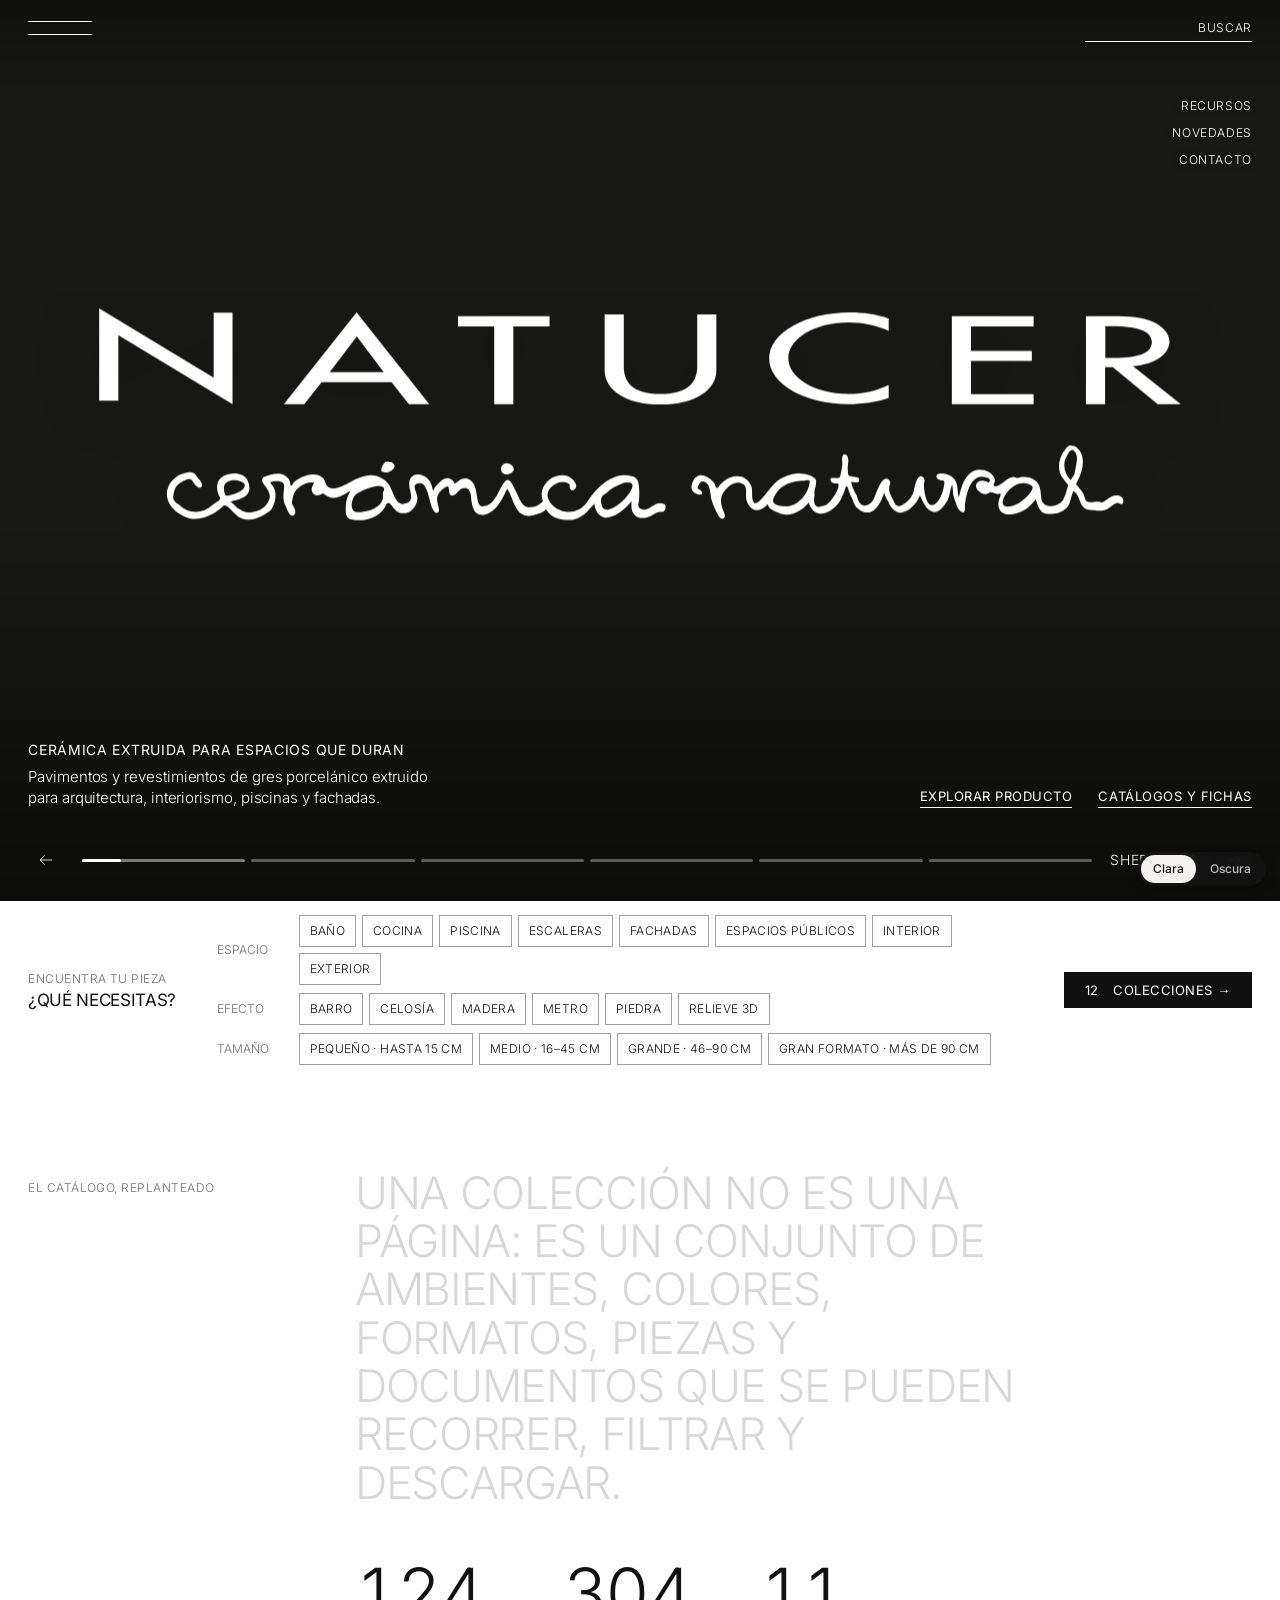
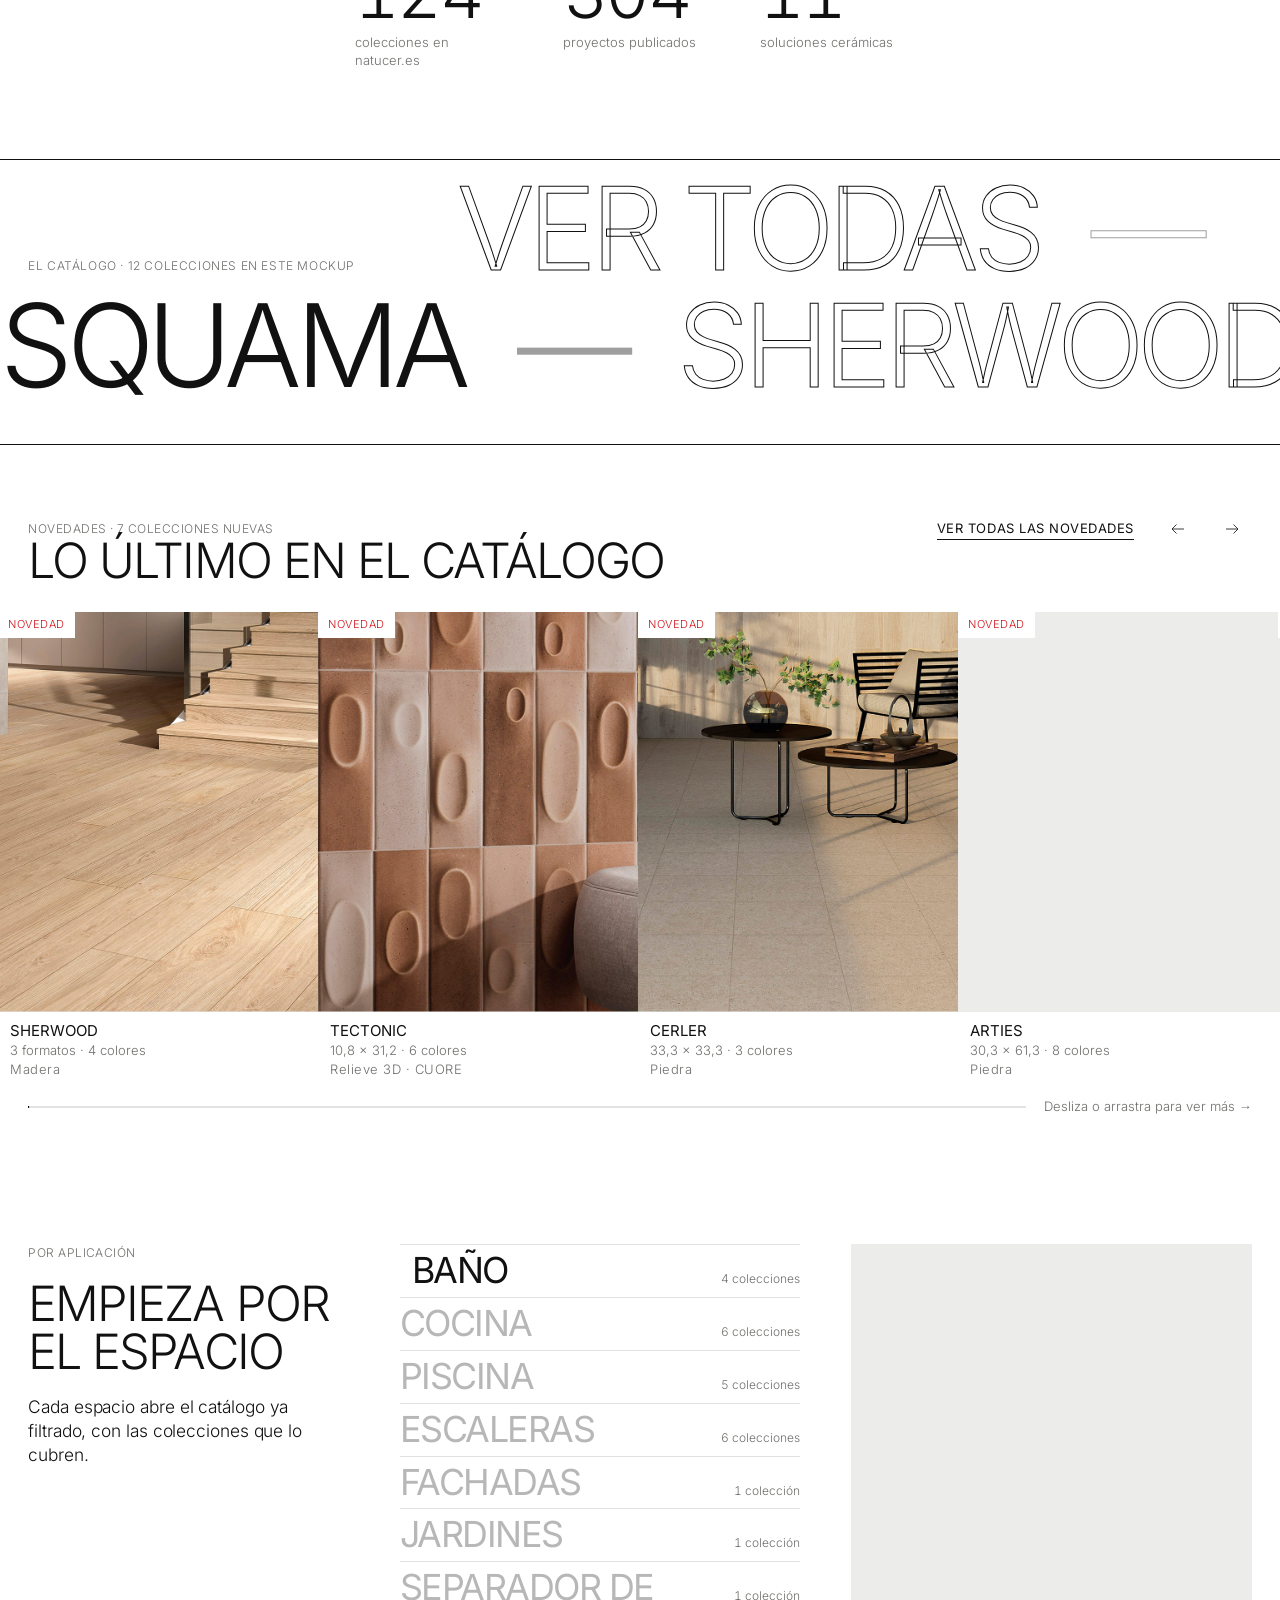
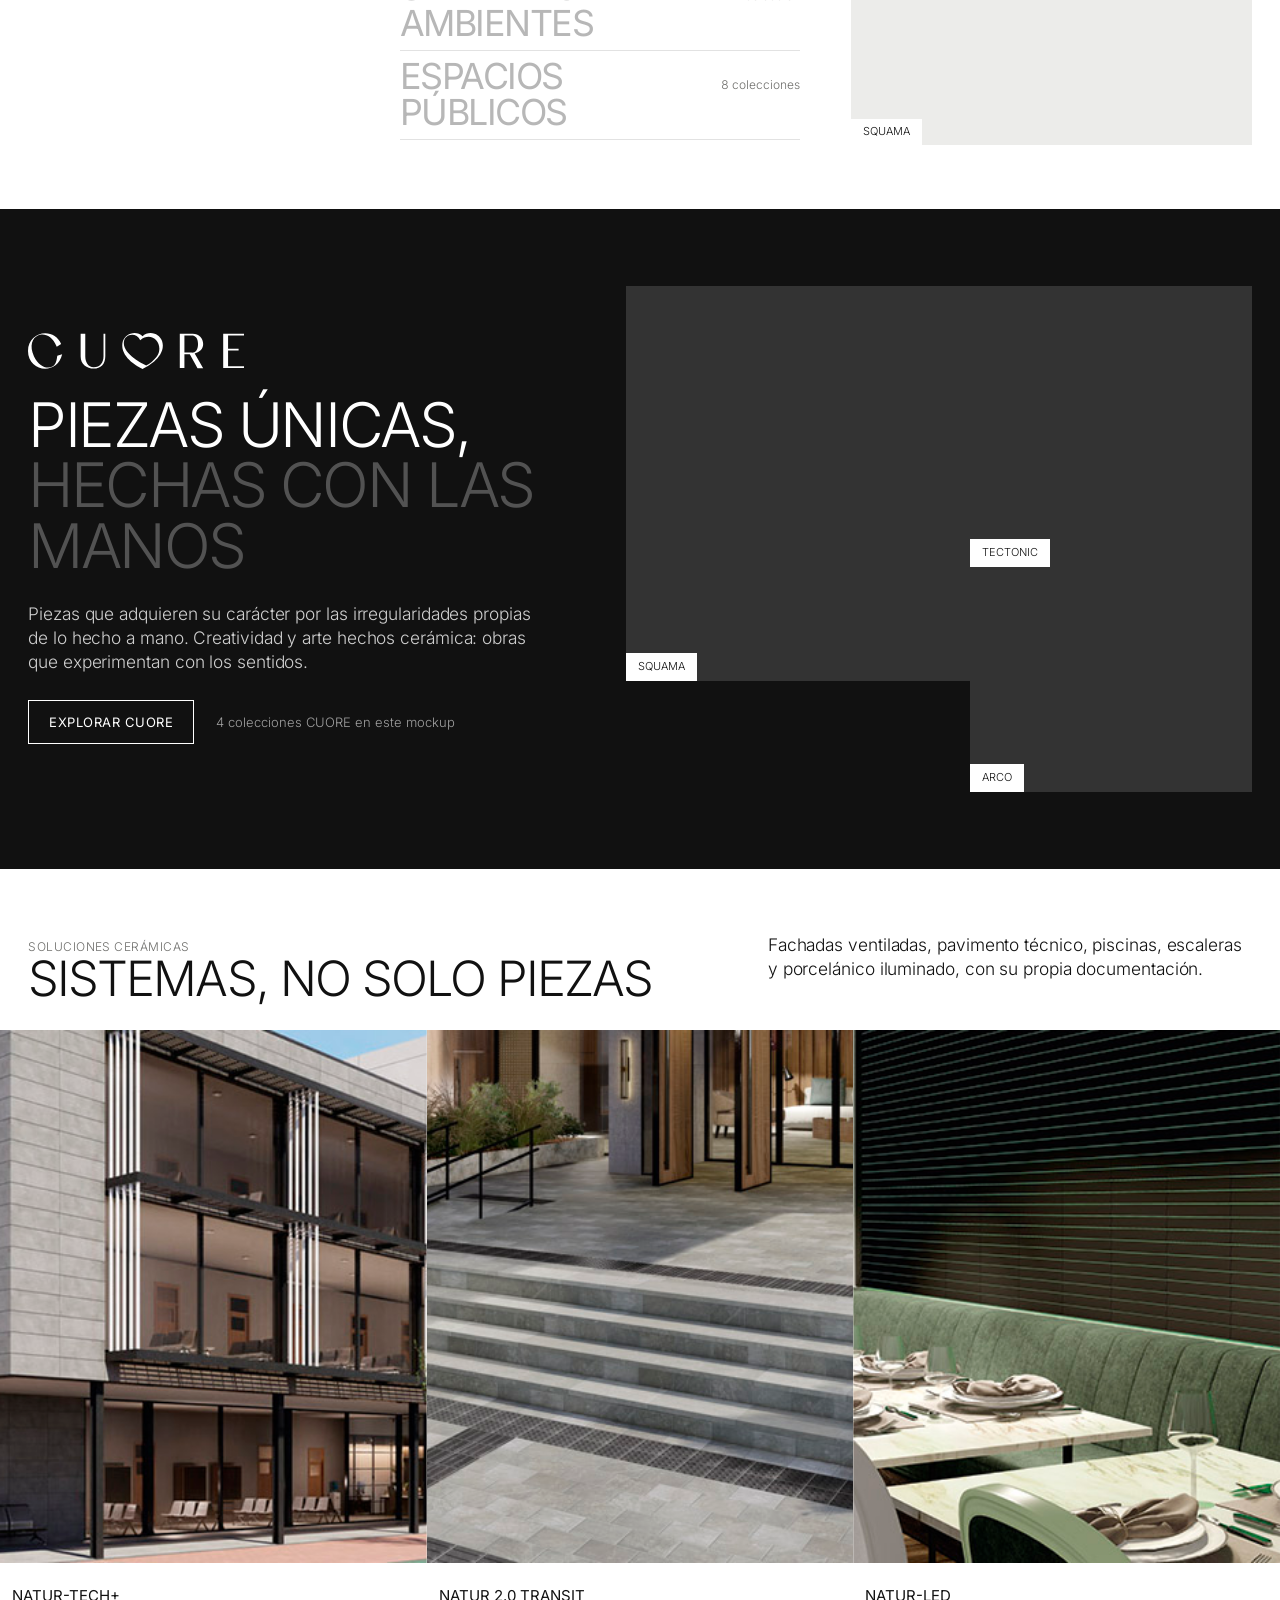
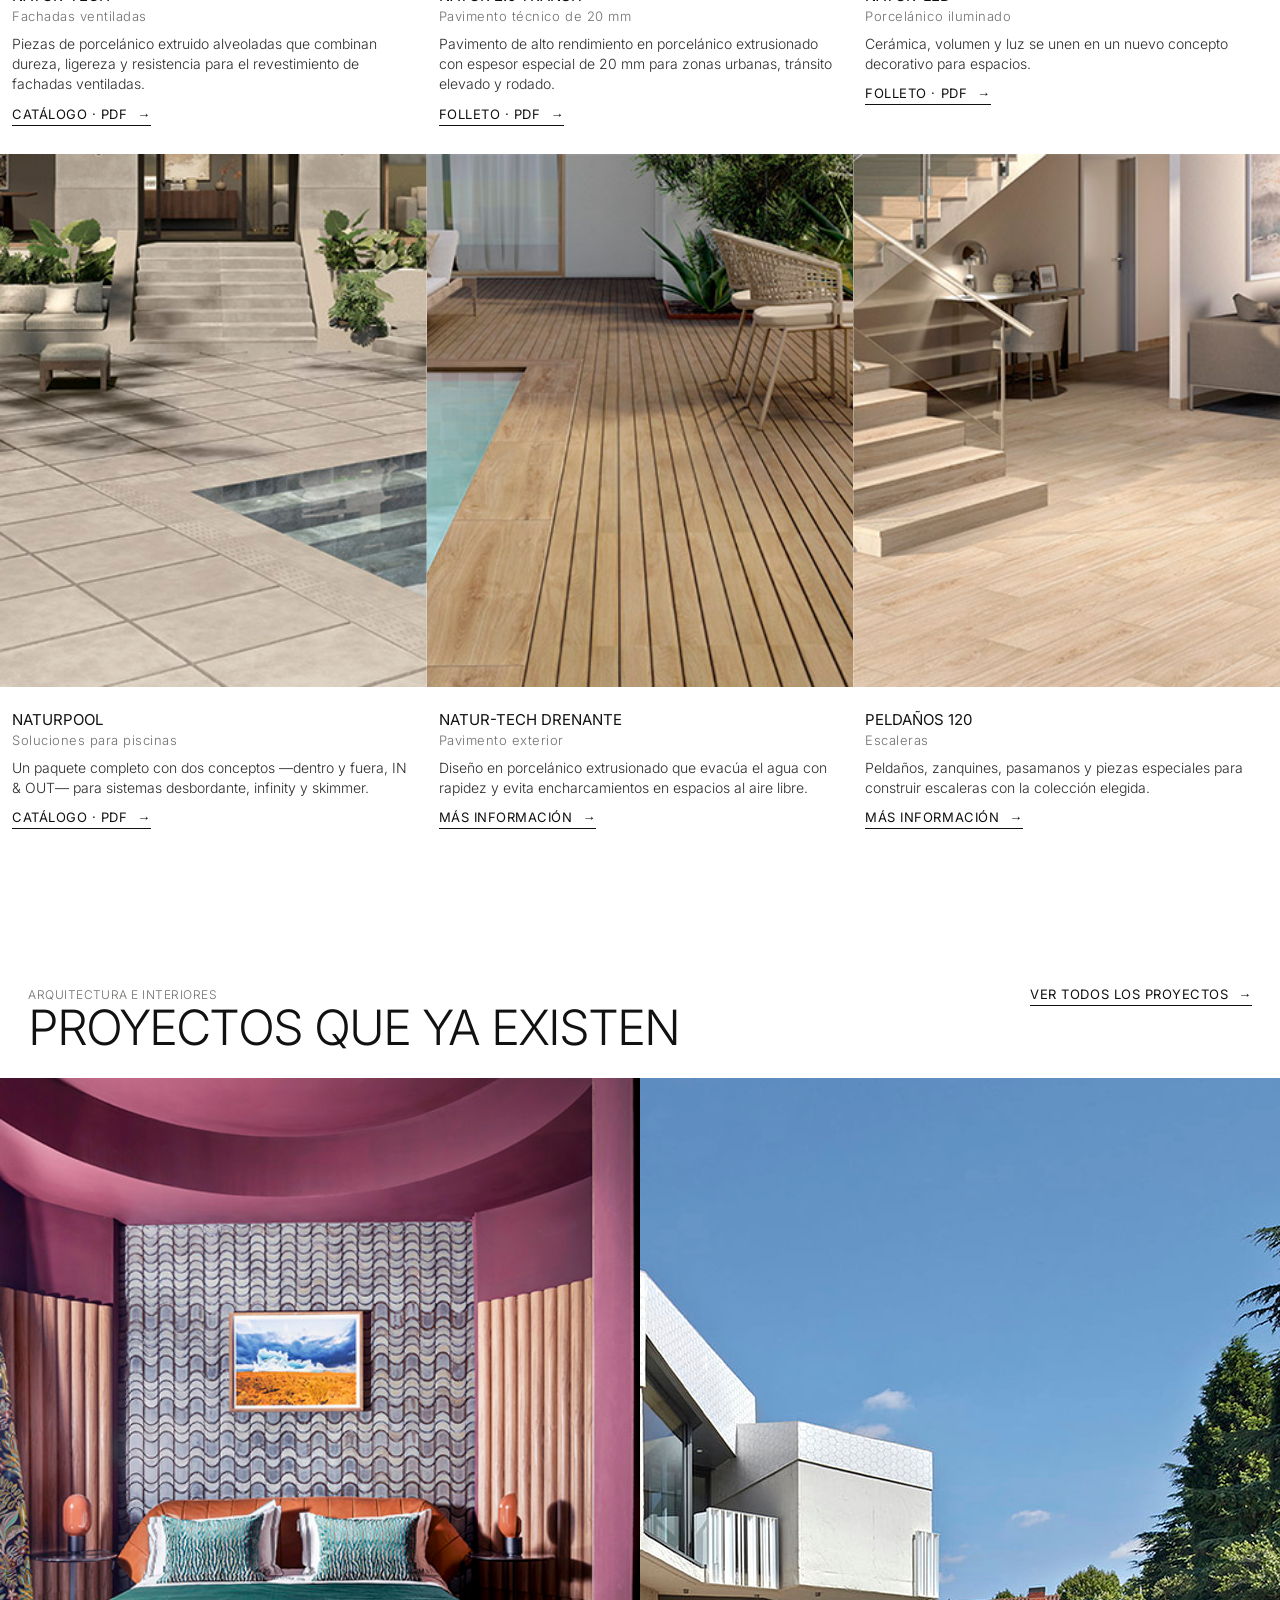
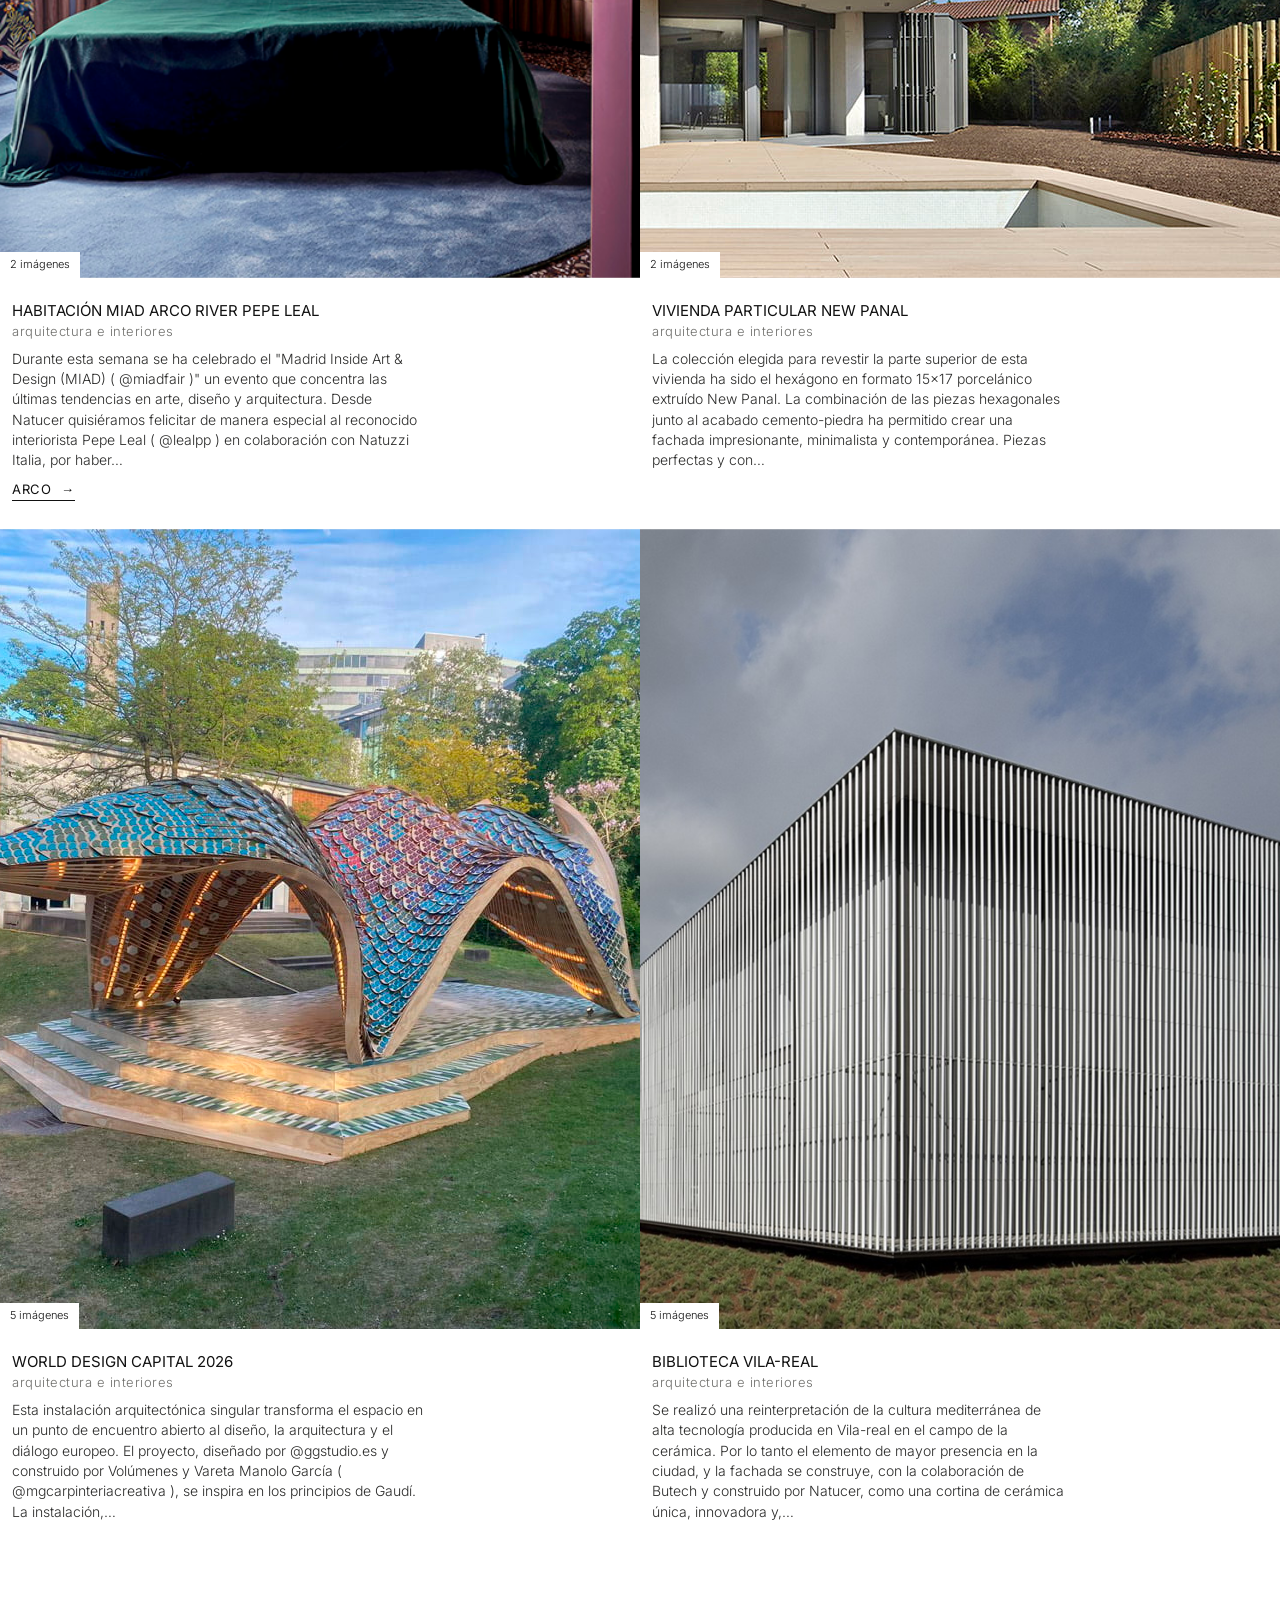
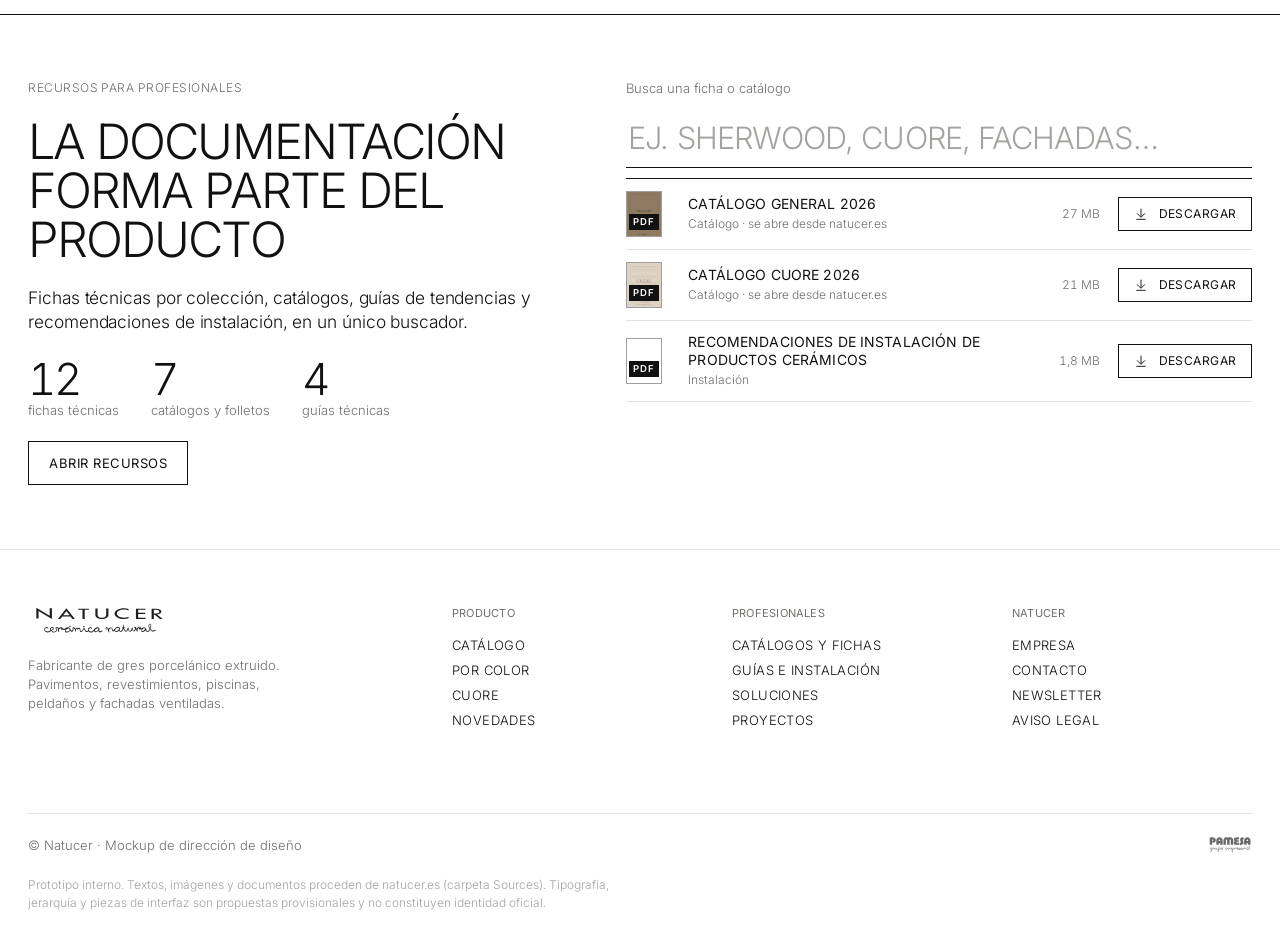
<file: index.html>
<!doctype html>
<html lang="es">
<head>
  <meta charset="utf-8">
  <meta name="viewport" content="width=device-width, initial-scale=1">
  <title>Natucer Â· CerÃ¡mica natural â€” Mockup de la nueva web</title>
  <meta name="description" content="Prototipo de direcciÃ³n para la futura web de Natucer: descubrimiento de producto, colecciones y documentaciÃ³n tÃ©cnica.">
  <meta name="robots" content="noindex, nofollow">
  <meta name="theme-color" content="#ffffff">
  <link rel="icon" href="assets/favicon.ico">
  <link rel="stylesheet" href="css/styles.css">
</head>
<body>
  <a class="skip-link" href="#main">Saltar al contenido</a>
  <div id="site-header"></div>
  <main id="main" tabindex="-1"></main>
  <div id="site-footer"></div>
  <div id="overlay-root"></div>
  <div id="toast" class="toast" role="status" aria-live="polite"></div>
  <noscript>Este prototipo necesita JavaScript.</noscript>
  <script src="js/data.js"></script>
  <script src="js/app.js"></script>

<!-- selector de versión: solo en la copia pública -->
<style>.vswitch{position:fixed;z-index:700;right:14px;bottom:14px;display:flex;gap:2px;padding:3px;border-radius:999px;background:rgba(20,20,20,.86);backdrop-filter:blur(8px);font:500 12px/1 Inter,Arial,sans-serif;box-shadow:0 2px 12px rgba(0,0,0,.25)}.vswitch a{padding:8px 12px;border-radius:999px;color:#bbb;text-decoration:none}.vswitch a[aria-current]{background:#f4f2ef;color:#141414}.vswitch a:not([aria-current]):hover{color:#fff}@media(max-width:760px){.vswitch{right:auto;left:50%;transform:translateX(-50%);bottom:12px}}</style>
<nav class="vswitch" aria-label="Versión del diseño"><a href="./" aria-current="page">Clara</a><a href="oscura/" >Oscura</a></nav>
</body>
</html>
</file>
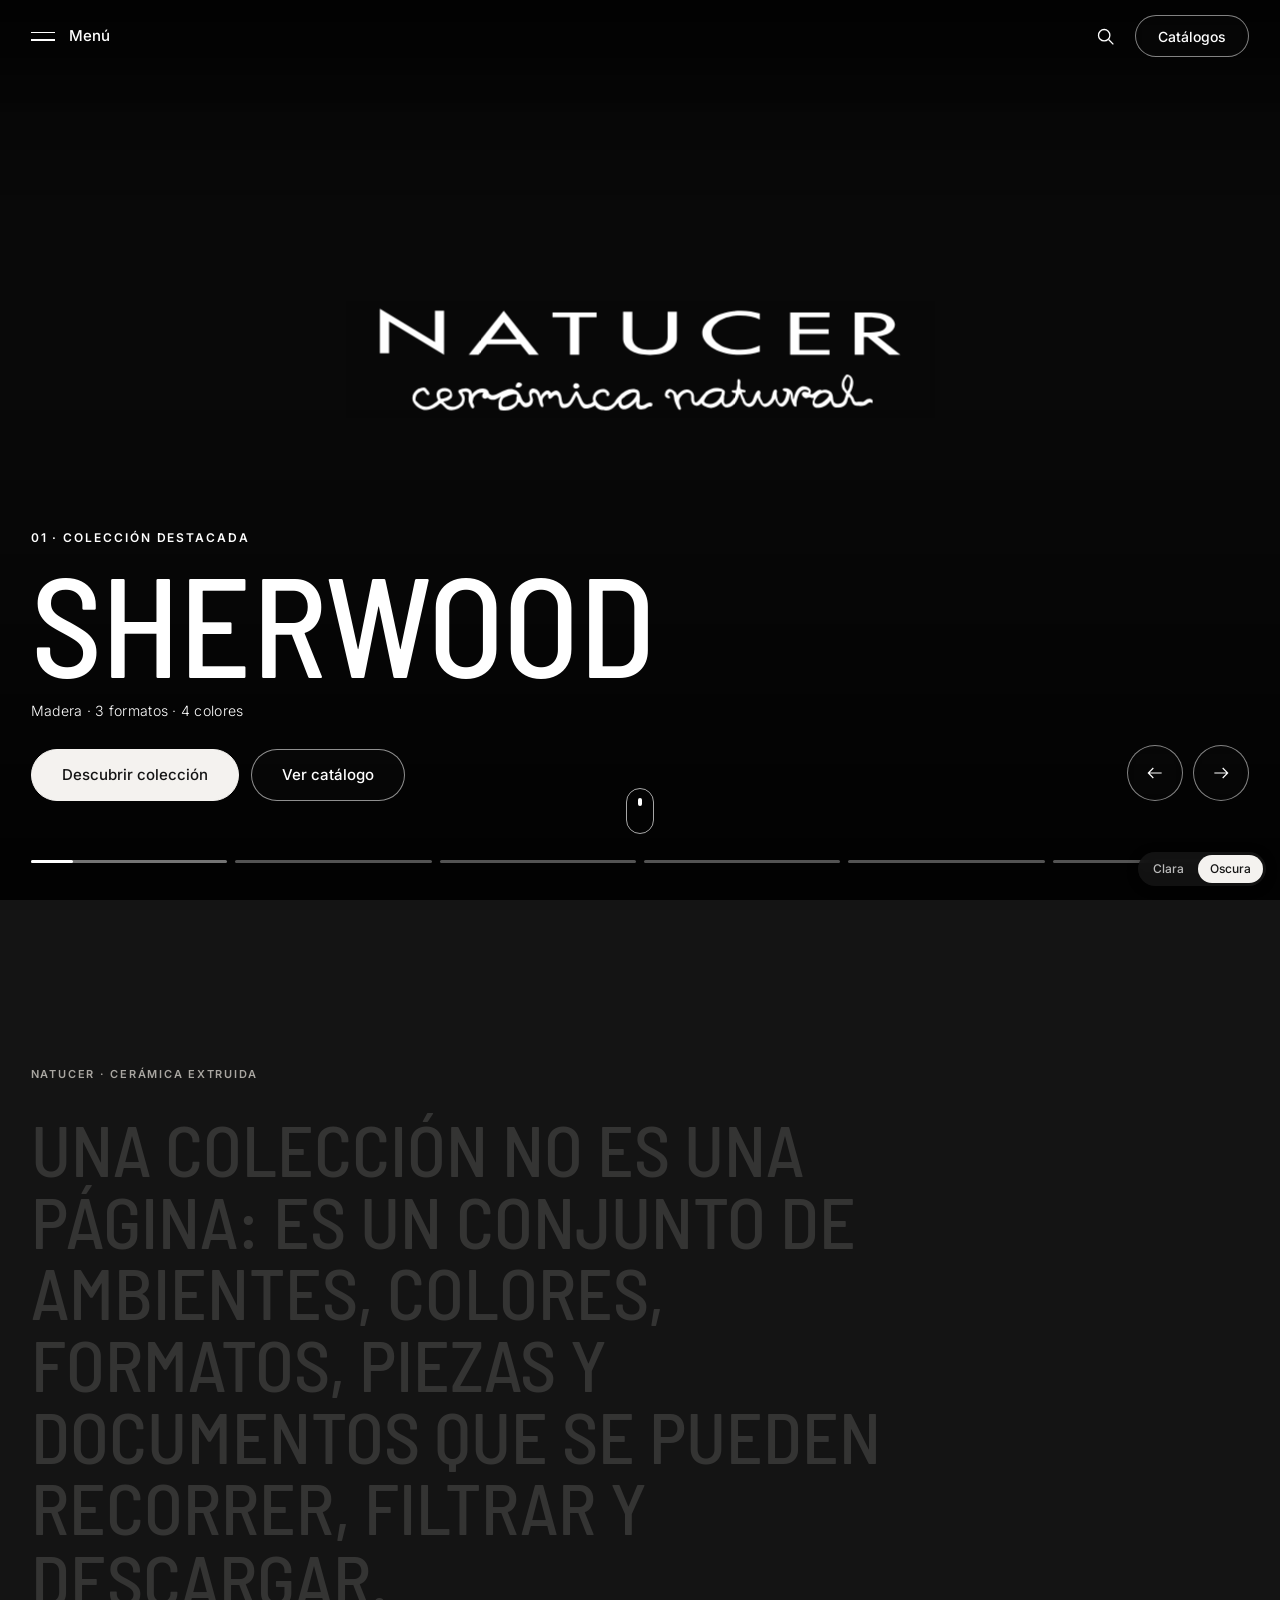
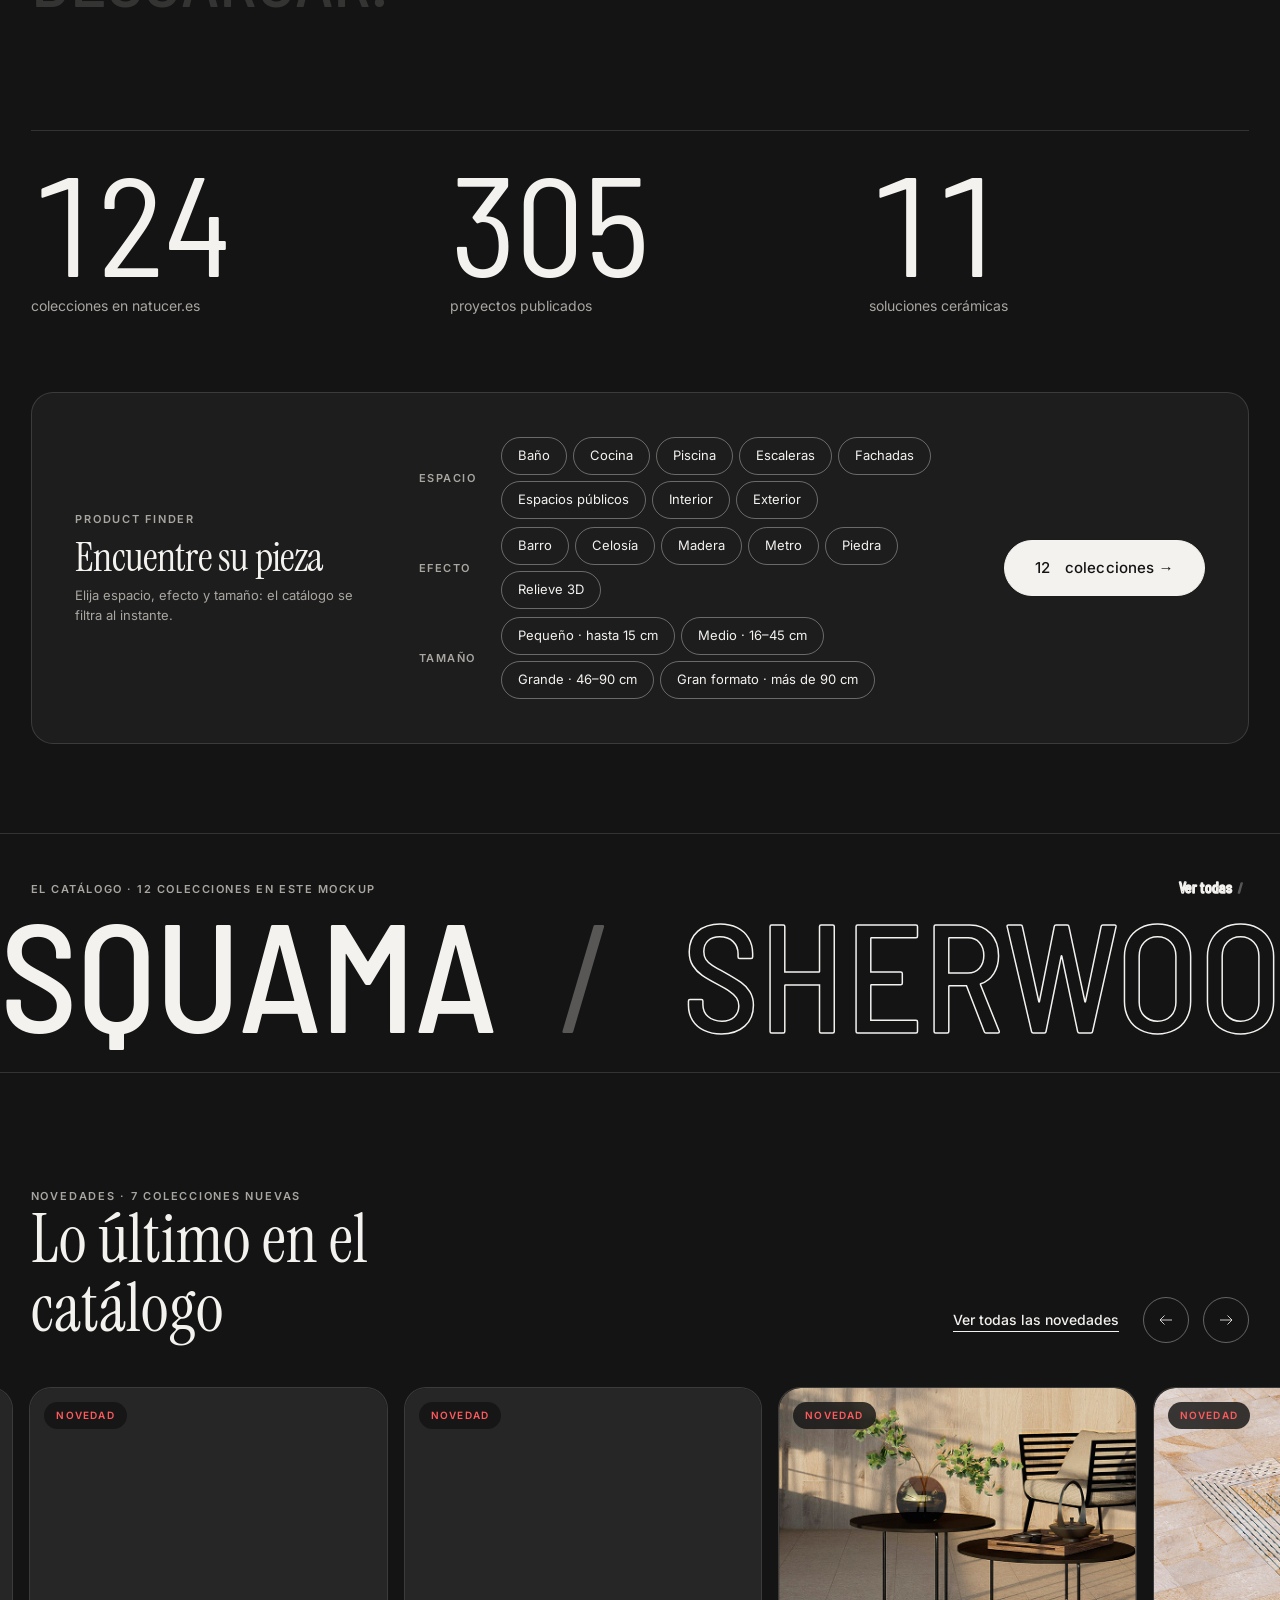
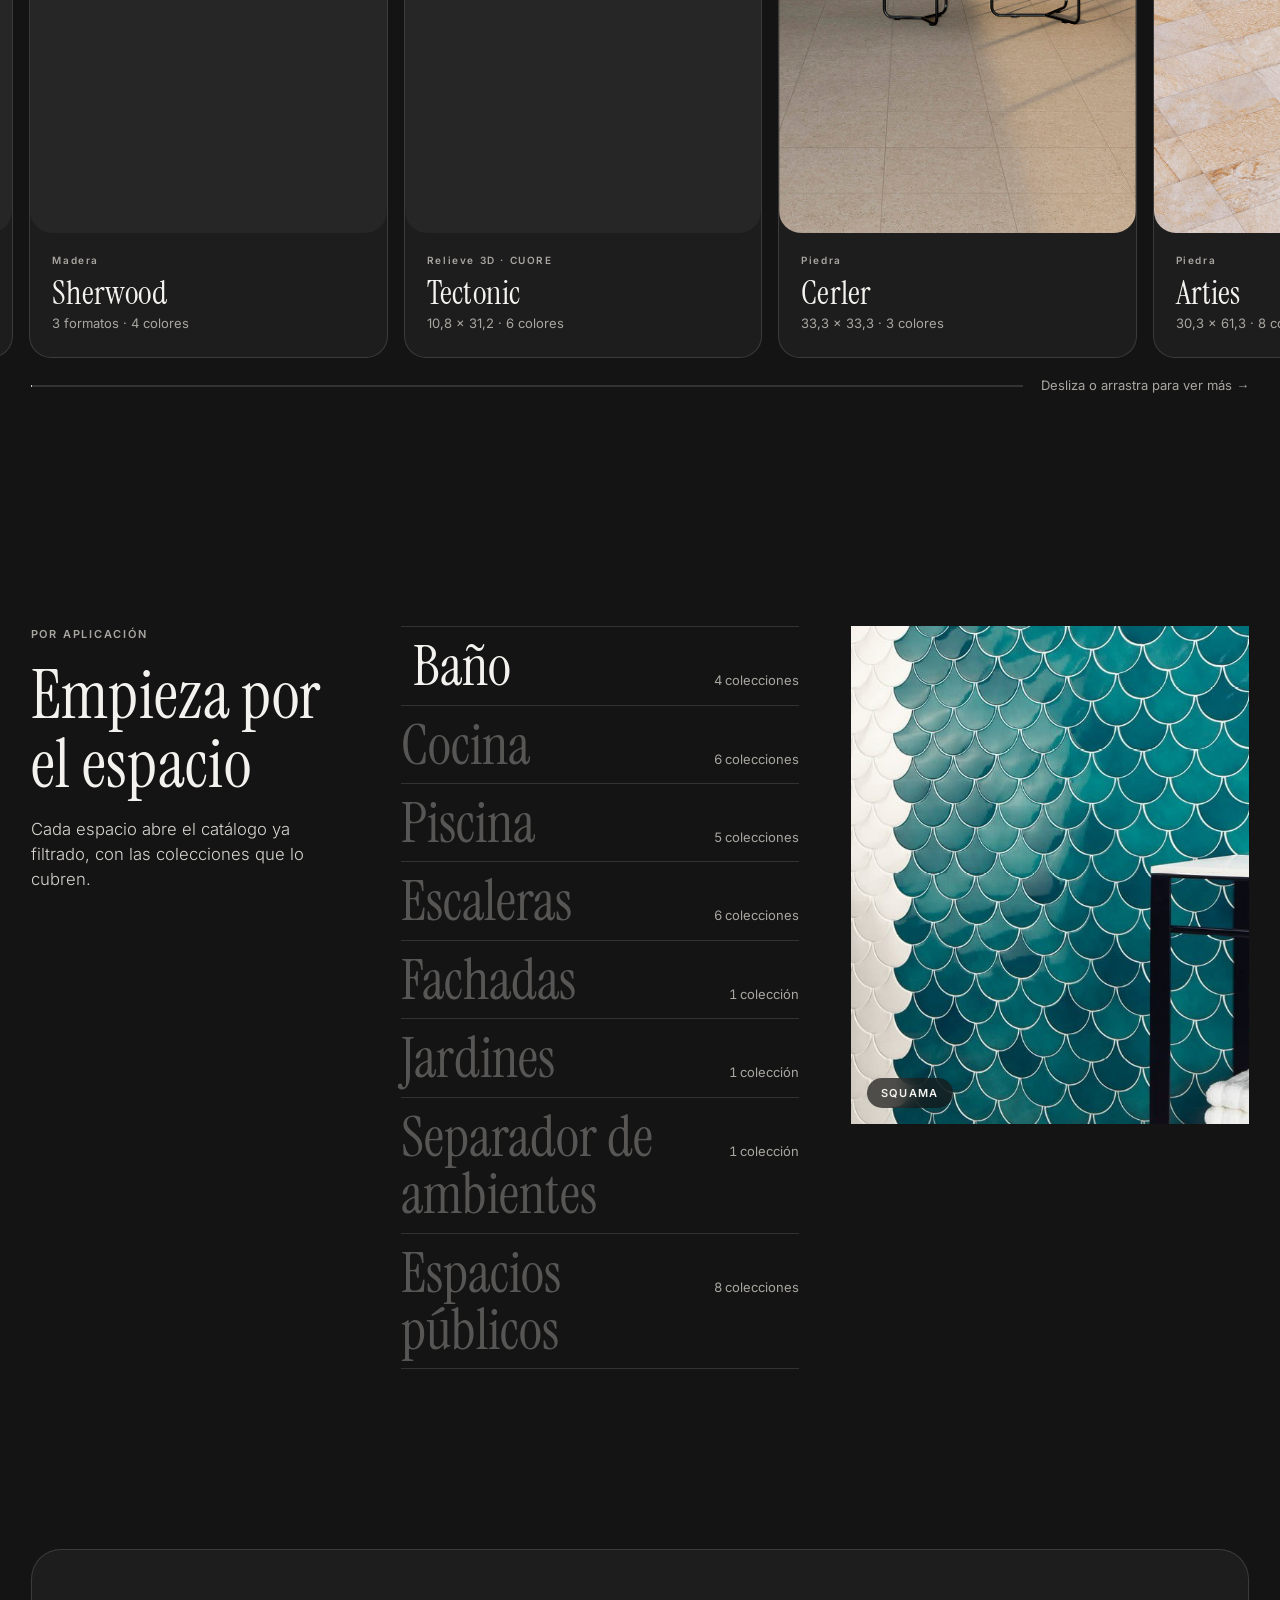
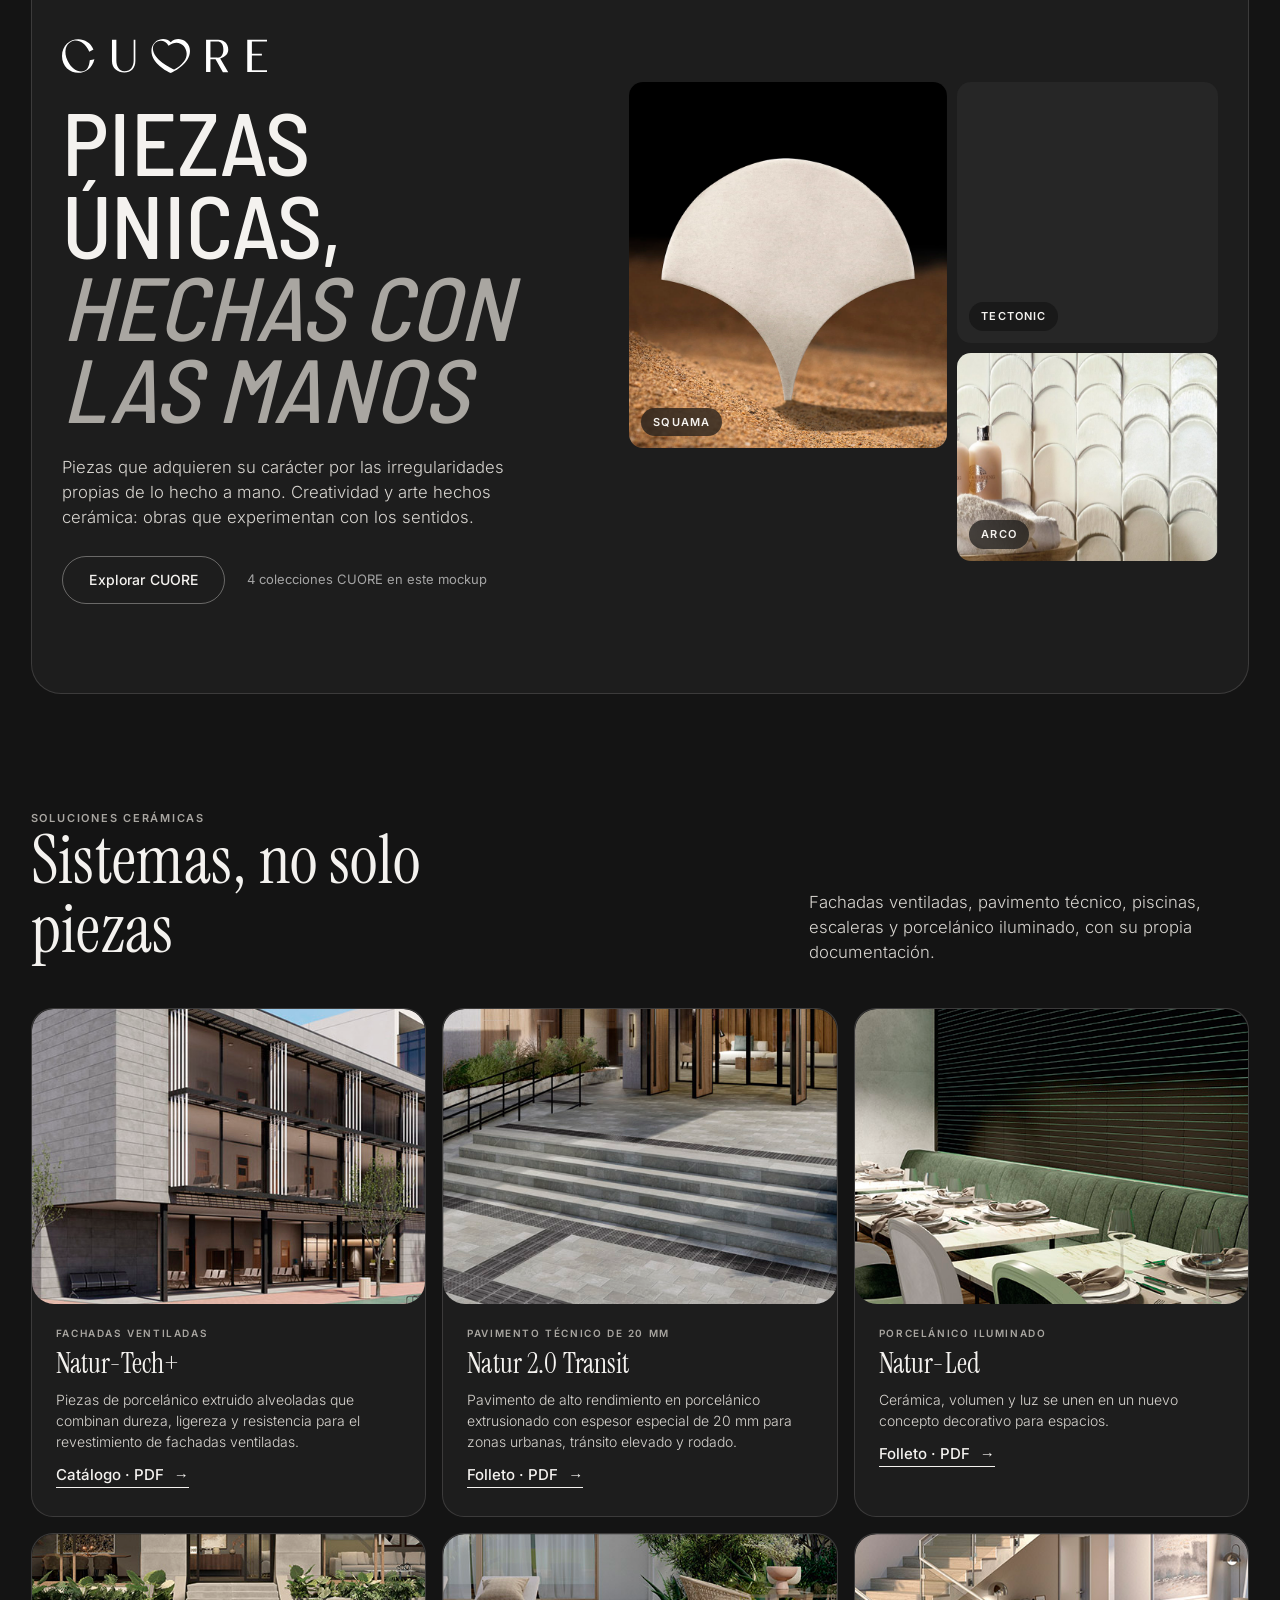
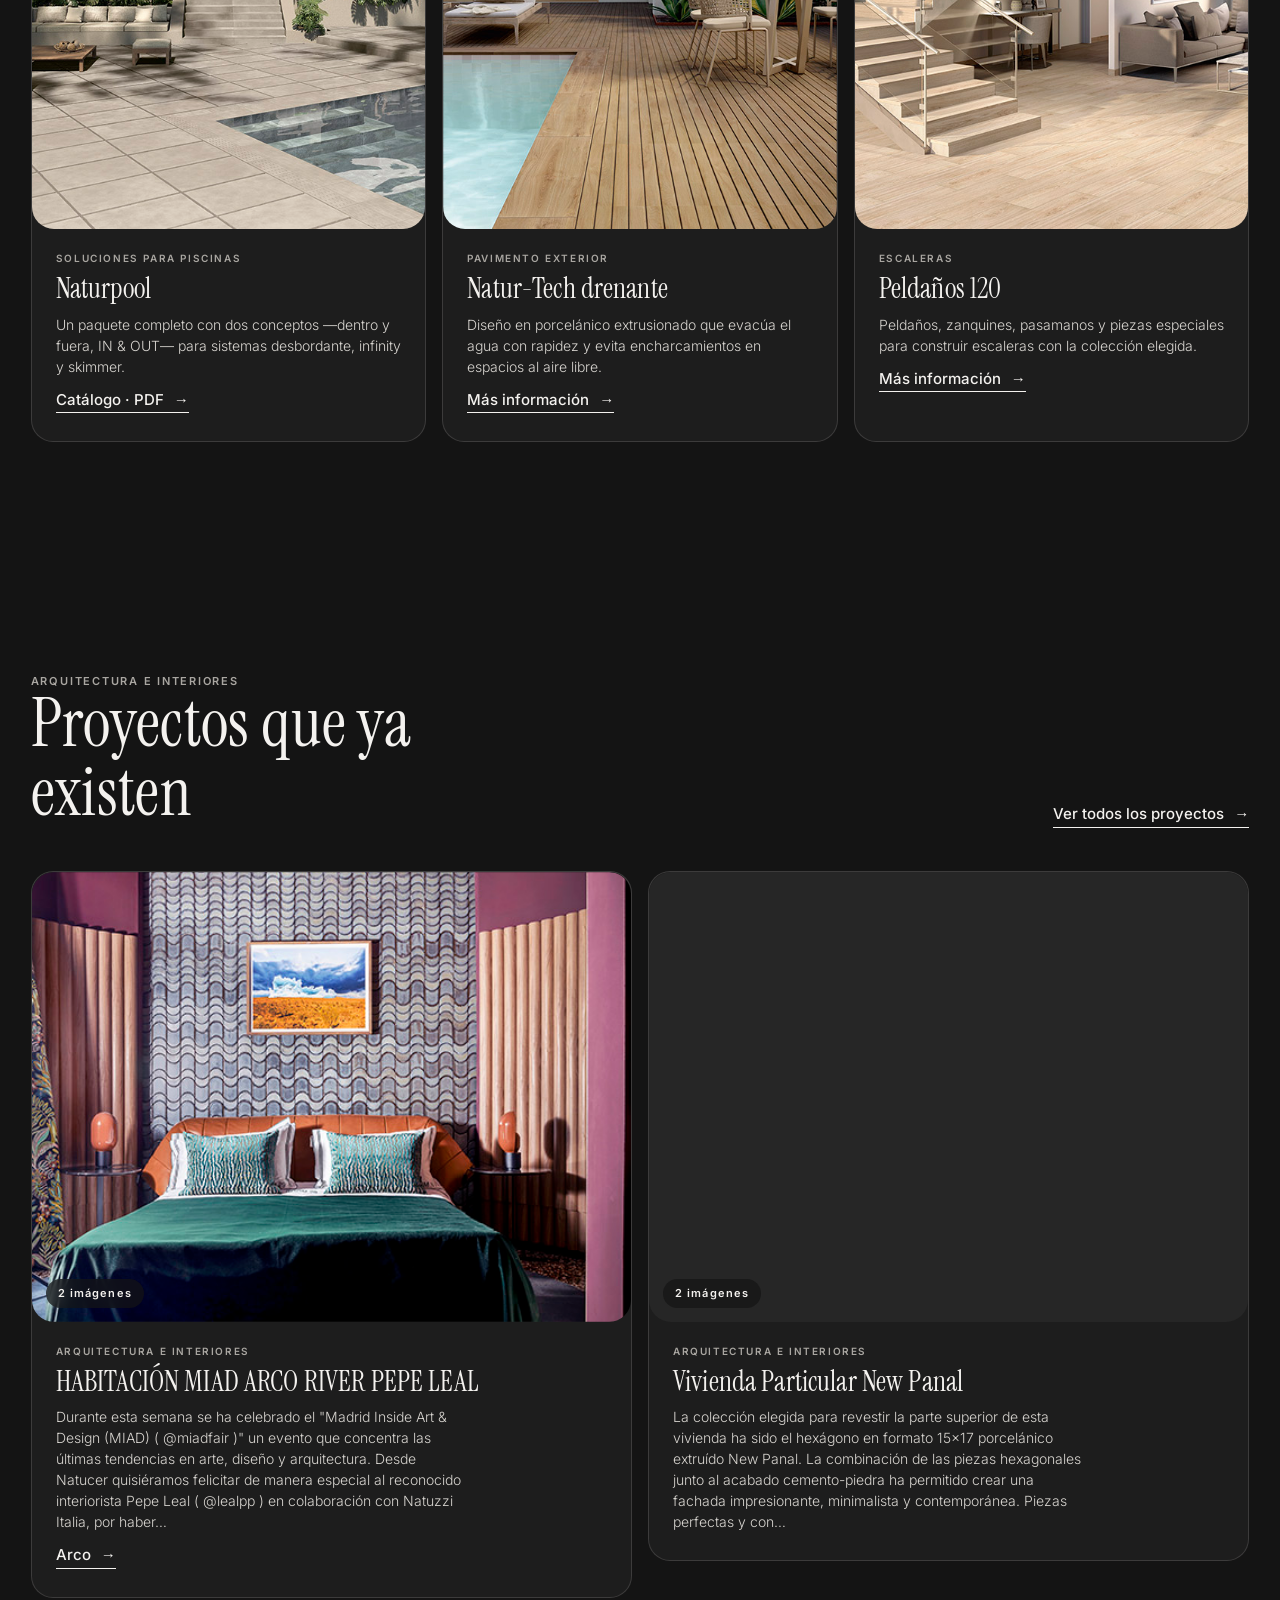
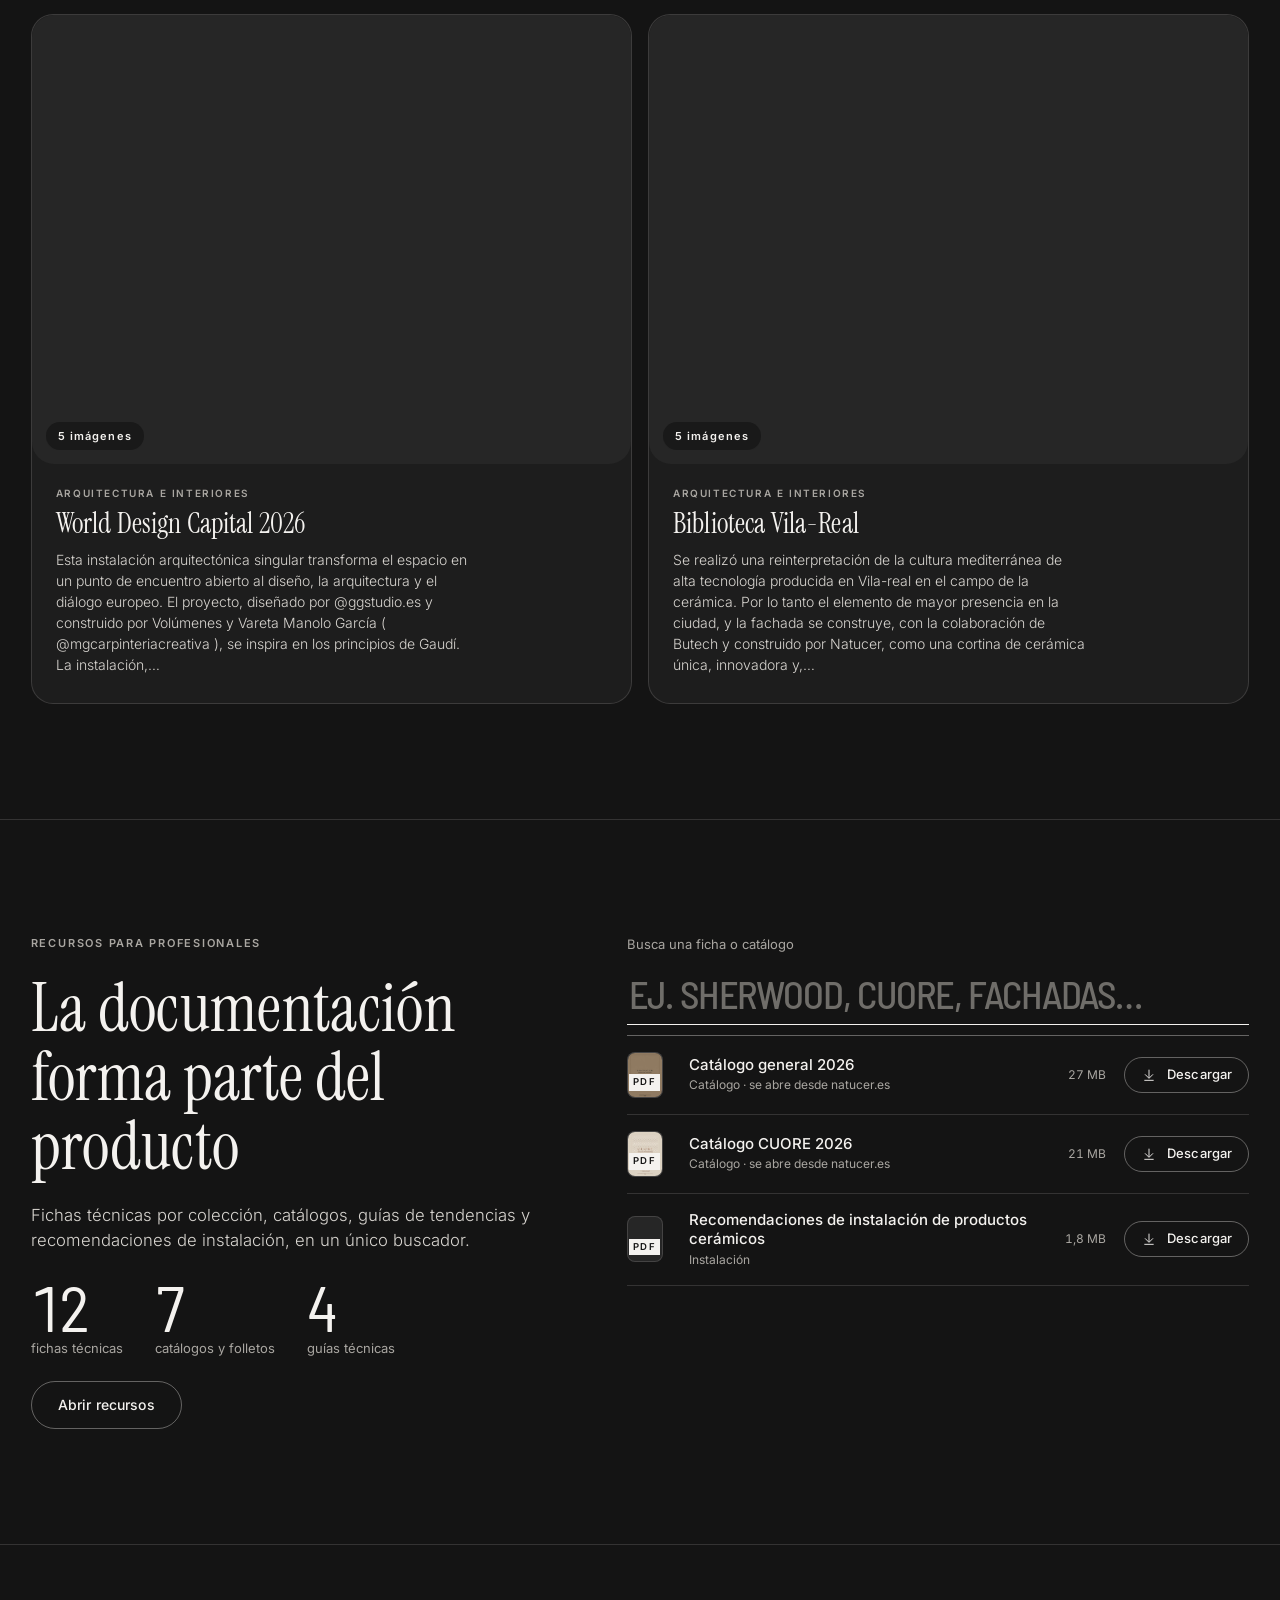
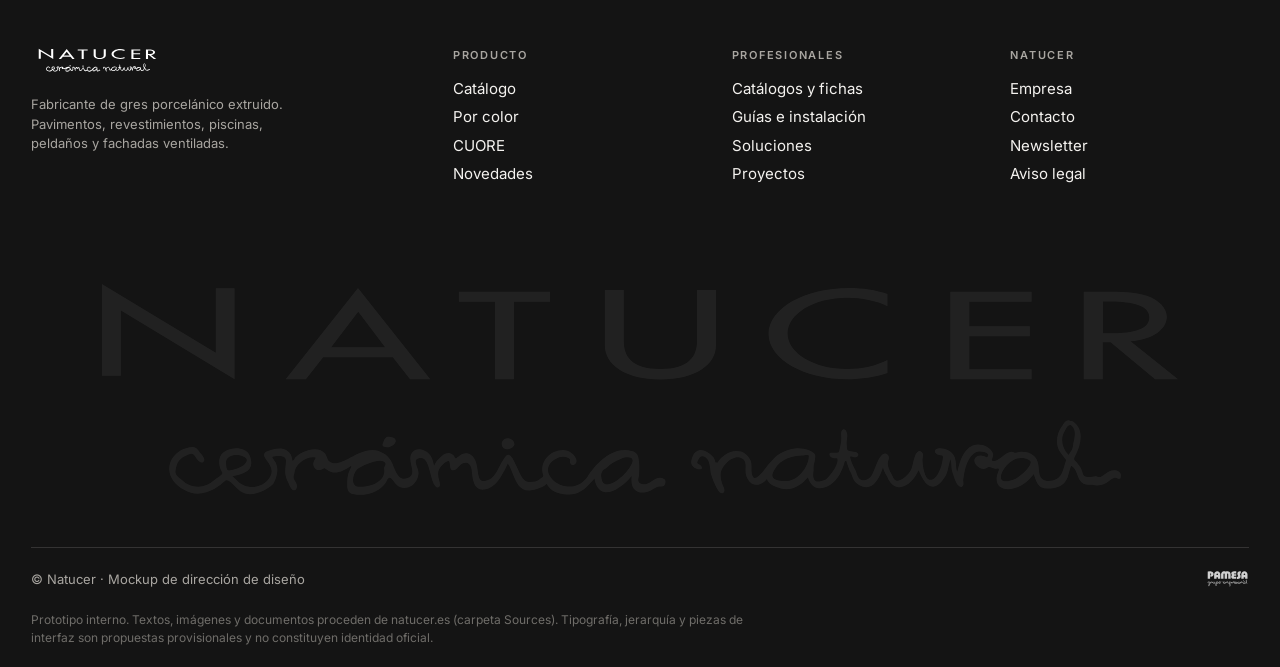
<file: oscura/index.html>
<!doctype html>
<html lang="es">
<head>
  <meta charset="utf-8">
  <meta name="viewport" content="width=device-width, initial-scale=1">
  <title>Natucer Â· CerÃ¡mica natural â€” Mockup de la nueva web</title>
  <meta name="description" content="Prototipo de direcciÃ³n para la futura web de Natucer: descubrimiento de producto, colecciones y documentaciÃ³n tÃ©cnica.">
  <meta name="robots" content="noindex, nofollow">
  <meta name="theme-color" content="#141414">
  <link rel="icon" href="../assets/favicon.ico">
  <link rel="stylesheet" href="css/styles.css">
</head>
<body>
  <a class="skip-link" href="#main">Saltar al contenido</a>
  <div id="site-header"></div>
  <main id="main" tabindex="-1"></main>
  <div id="site-footer"></div>
  <div id="overlay-root"></div>
  <div id="toast" class="toast" role="status" aria-live="polite"></div>
  <noscript>Este prototipo necesita JavaScript.</noscript>
  <script src="js/data.js"></script>
  <script src="js/app.js"></script>

<!-- selector de versión: solo en la copia pública -->
<style>.vswitch{position:fixed;z-index:700;right:14px;bottom:14px;display:flex;gap:2px;padding:3px;border-radius:999px;background:rgba(20,20,20,.86);backdrop-filter:blur(8px);font:500 12px/1 Inter,Arial,sans-serif;box-shadow:0 2px 12px rgba(0,0,0,.25)}.vswitch a{padding:8px 12px;border-radius:999px;color:#bbb;text-decoration:none}.vswitch a[aria-current]{background:#f4f2ef;color:#141414}.vswitch a:not([aria-current]):hover{color:#fff}@media(max-width:760px){.vswitch{right:auto;left:50%;transform:translateX(-50%);bottom:12px}}</style>
<nav class="vswitch" aria-label="Versión del diseño"><a href="../" >Clara</a><a href="./" aria-current="page">Oscura</a></nav>
</body>
</html>
</file>
<file: css/styles.css>
/* Tokens de diseño — Natucer mockup (dirección v2: blanco, tinta, grotesca)
   Referencias de estilo: ERRE Arquitectura y Living Ceramics. Fondo blanco, texto casi negro,
   una sola sans, títulos en versales grandes, pies pequeños en gris. La fotografía es el color.
   Tipografía: PROVISIONAL (Inter, OFL; Zara usa Helvetica Now, comercial). Natucer no publica fuentes propias.
   El rojo #cd1316 (el acento más frecuente del CSS actual) se reserva para «Novedad». */

@font-face {
  font-family: "Inter";
  src: url([data-uri]) format("woff2");
  font-weight: 300 600;
  font-display: swap;
}

:root {
  --ink: #111111;
  --ink-soft: #2b2b2a;
  --muted: #6f6f6c;
  --faint: #a3a3a0;
  --paper: #ffffff;
  --paper-2: #f4f4f2;
  --stone: #ececea;
  --white: #ffffff;
  --line: rgba(17, 17, 17, 0.12);
  --line-strong: rgba(17, 17, 17, 0.4);
  --accent: #cd1316;
  --cuore: #111111;

  --sans: "Inter", "Helvetica Neue", Helvetica, Arial, sans-serif;
  --serif: var(--sans);

  --gutter: clamp(14px, 2.2vw, 32px);
  --maxw: 1800px;
  --header-h: 56px;
  --ease: cubic-bezier(0.2, 0.6, 0.2, 1);
  --t: 220ms;
  --pill: 0px;
}

@media (max-width: 760px) {
  :root { --header-h: 52px; }
}

/* Borde del contenedor: en pantallas m�s anchas que --maxw el contenido se centra; los elementos a sangre (hero) se alinean con �l */
:root { --edge: max(var(--gutter), calc((100vw - var(--maxw)) / 2 + var(--gutter))); }
@media (min-width: 2200px) { :root { --maxw: 2200px; --gutter: 44px; } }


*, *::before, *::after { box-sizing: border-box; }
html { -webkit-text-size-adjust: 100%; scroll-behavior: smooth; scroll-padding-top: calc(var(--header-h) + 16px); }
body {
  margin: 0;
  background: var(--paper);
  color: var(--ink);
  font-family: var(--sans);
  font-size: 16px;
  line-height: 1.55;
  -webkit-font-smoothing: antialiased;
  text-rendering: optimizeLegibility;
}
img, svg { display: block; max-width: 100%; }
img { height: auto; }
a { color: inherit; text-decoration: none; }
button { font: inherit; color: inherit; background: none; border: 0; padding: 0; cursor: pointer; }
input, select { font: inherit; color: inherit; }
h1, h2, h3, h4, p, ul, ol, dl, dd, figure { margin: 0; }
h1, h2, h3, h4 { font-weight: 400; }
ul, ol { padding: 0; list-style: none; }
table { border-collapse: collapse; width: 100%; }
[hidden] { display: none !important; }
:focus-visible { outline: 2px solid var(--ink); outline-offset: 3px; }
main:focus { outline: none; }

.skip-link {
  position: absolute; left: -9999px; top: 8px; z-index: 200;
  background: var(--ink); color: var(--paper); padding: 10px 14px; font-size: 14px;
}
.skip-link:focus { left: 8px; }
.sr-only {
  position: absolute; width: 1px; height: 1px; margin: -1px; padding: 0; overflow: hidden;
  clip: rect(0 0 0 0); white-space: nowrap; border: 0;
}

/* Tipografía: versales grandes en peso normal, subtítulos pequeños en gris */
.display {
  font-weight: 400; text-transform: uppercase;
  font-size: clamp(48px, 8.4vw, 150px); line-height: 0.92; letter-spacing: -0.035em;
}
.h1 { font-weight: 400; text-transform: uppercase; font-size: clamp(40px, 6.2vw, 104px); line-height: 0.95; letter-spacing: -0.03em; }
.h2 { font-weight: 400; text-transform: uppercase; font-size: clamp(30px, 4.2vw, 68px); line-height: 0.98; letter-spacing: -0.028em; }
.h3 { font-weight: 400; font-size: clamp(18px, 1.5vw, 22px); line-height: 1.2; letter-spacing: -0.005em; }
/* segunda voz del titular: mismo cuerpo, en gris */
.serif-i { font-style: normal; color: var(--faint); }
.eyebrow { font-size: 12px; letter-spacing: 0.02em; text-transform: uppercase; font-weight: 400; color: var(--muted); }
.lead { font-size: clamp(17px, 1.45vw, 22px); line-height: 1.38; letter-spacing: -0.01em; color: var(--ink); max-width: 52ch; }
.small { font-size: 13px; color: var(--muted); }
.num { font-variant-numeric: tabular-nums; }
.toast {
  position: fixed; left: 50%; bottom: 28px; transform: translate(-50%, 20px); opacity: 0; pointer-events: none;
  background: var(--ink); color: var(--paper); font-size: 14px; padding: 12px 18px; z-index: 400;
  transition: opacity var(--t) var(--ease), transform var(--t) var(--ease); max-width: calc(100vw - 40px);
}
.toast.is-on { opacity: 1; transform: translate(-50%, 0); }

html[data-motion="reduce"] { scroll-behavior: auto; }
html[data-motion="reduce"] *, html[data-motion="reduce"] *::before, html[data-motion="reduce"] *::after { transition-duration: 0.01ms !important; animation-duration: 0.01ms !important; }


.wrap { width: 100%; max-width: var(--maxw); margin: 0 auto; padding-inline: var(--gutter); }
.section { padding-block: clamp(64px, 8vw, 130px); }
.section--tight { padding-block: clamp(40px, 5vw, 80px); }
.rule { border-top: 1px solid var(--line); }
.section-head { display: flex; justify-content: space-between; align-items: flex-end; gap: 24px; margin-bottom: clamp(28px, 4vw, 56px); }
.section-head .h2 { max-width: 14ch; }
@media (max-width: 760px) { .section-head { flex-direction: column; align-items: flex-start; gap: 16px; } .section-head .rail__ctrl { display: none; } .section-head .lead { max-width: none !important; } }

/* ───────── Header ───────── */
.site-header {
  position: sticky; top: 0; z-index: 100; height: var(--header-h);
  background: color-mix(in srgb, var(--paper) 94%, transparent); backdrop-filter: blur(10px);
  border-bottom: 1px solid var(--line);
}
.site-header__bar { height: 100%; display: grid; grid-template-columns: 1fr auto 1fr; align-items: center; gap: 24px; }
.brand { display: block; flex: none; }
.brand img { height: 20px; width: auto; }
.nav { display: flex; align-items: stretch; height: 100%; gap: clamp(2px, 1vw, 14px); }
.nav__item { display: flex; align-items: center; }
.nav__link {
  position: relative; display: flex; align-items: center; height: 100%; padding: 0 clamp(8px, 1vw, 14px);
  font-size: 17px; letter-spacing: -0.01em; color: var(--ink);
}
.nav__link::after {
  content: ""; position: absolute; left: clamp(8px, 1vw, 14px); right: clamp(8px, 1vw, 14px); bottom: 22px; height: 1px;
  background: var(--ink); transform: scaleX(0); transform-origin: left; transition: transform var(--t) var(--ease);
}
.nav__link:hover::after, .nav__link[aria-expanded="true"]::after, .nav__link.is-current::after { transform: scaleX(1); }
.nav__link .caret { width: 8px; height: 8px; margin-left: 7px; border-right: 1px solid currentColor; border-bottom: 1px solid currentColor; transform: rotate(45deg) translateY(-2px); }
.site-header__tools { justify-self: end; display: flex; align-items: center; gap: 6px; }
.tool-btn {
  display: inline-flex; align-items: center; gap: 10px; height: 40px; padding: 0 12px; font-size: 14px; border: 1px solid transparent;
}
.tool-btn:hover { border-color: var(--line-strong); }
.tool-btn svg { width: 18px; height: 18px; stroke: currentColor; fill: none; stroke-width: 1.4; }
.tool-btn kbd { font-family: var(--sans); font-size: 11px; color: var(--muted); border: 1px solid var(--line-strong); padding: 1px 6px; }
.lang { display: flex; font-size: 12px; letter-spacing: 0.08em; color: var(--muted); }
.lang button { padding: 6px 8px; }
.lang .is-on { color: var(--ink); font-weight: 600; }
.burger { display: none; width: 44px; height: 44px; align-items: center; justify-content: center; }
.burger span, .burger span::before { display: block; width: 22px; height: 1.5px; background: var(--ink); position: relative; transition: transform var(--t) var(--ease); }
.burger span::before { content: ""; position: absolute; top: 7px; left: 0; }
.burger[aria-expanded="true"] span { transform: translateY(3.5px) rotate(45deg); }
.burger[aria-expanded="true"] span::before { transform: translateY(-7px) rotate(-90deg); top: 7px; }

/* Mega menú */
.mega {
  position: absolute; left: 0; right: 0; top: 100%; background: var(--paper); border-bottom: 1px solid var(--line);
  opacity: 0; visibility: hidden; transform: translateY(-6px); transition: opacity var(--t) var(--ease), transform var(--t) var(--ease), visibility var(--t);
}
.mega.is-open { opacity: 1; visibility: visible; transform: none; }
.mega__inner { display: grid; grid-template-columns: repeat(3, minmax(0, 1fr)) minmax(0, 1.8fr); gap: clamp(24px, 3vw, 56px); padding-block: 40px 44px; }
.mega h3 { margin-bottom: 14px; }
.mega li a { display: flex; justify-content: space-between; gap: 12px; padding: 6px 0; font-size: 17px; letter-spacing: -0.01em; border-bottom: 1px solid transparent; }
.mega li a:hover { border-color: var(--ink); }
.mega li a span { color: var(--faint); font-size: 12px; align-self: center; }
.mega__feature { display: grid; grid-template-columns: 1fr 1fr; gap: 14px; }
.mega__feature a { display: block; }
.mega__feature .media { aspect-ratio: 4/3; overflow: hidden; background: var(--stone); }
.mega__feature img { width: 100%; height: 100%; object-fit: cover; transition: transform 600ms var(--ease); }
.mega__feature a:hover img { transform: scale(1.04); }
.mega__feature p { margin-top: 10px; font-size: 14px; text-transform: uppercase; line-height: 1.1; }
.mega__all { grid-column: 1 / -1; display: flex; justify-content: space-between; align-items: center; border-top: 1px solid var(--line); padding-top: 18px; font-size: 14px; }

/* Navegación móvil */
.mobile-nav {
  position: fixed; inset: var(--header-h) 0 0 0; z-index: 99; background: var(--paper); overflow-y: auto; padding: 8px var(--gutter) 40px;
  transform: translateX(100%); visibility: hidden; transition: transform 300ms var(--ease), visibility 300ms;
}
.mobile-nav.is-open { transform: none; visibility: visible; }
.mobile-nav a, .mobile-nav summary { display: flex; justify-content: space-between; align-items: center; font-size: 30px; text-transform: uppercase; letter-spacing: -0.02em; line-height: 1.1; padding: 16px 0; border-bottom: 1px solid var(--line); cursor: pointer; list-style: none; }
.mobile-nav summary::-webkit-details-marker { display: none; }
.mobile-nav details a { font-size: 16px; text-transform: none; letter-spacing: 0; padding: 12px 0 12px 12px; }
.mobile-nav .small { margin-top: 24px; display: block; }

@media (max-width: 1020px) {
  .site-header__bar { display: flex; justify-content: space-between; }
  .nav, .tool-btn kbd, .site-header__tools .lang, .tool-btn .label { display: none; }
  .burger { display: inline-flex; }
  .mega { display: none; }
}
@media (min-width: 1021px) { .mobile-nav { display: none; } }

/* Búsqueda global (overlay) */
.overlay { position: fixed; inset: 0; z-index: 300; display: none; }
.overlay.is-open { display: block; }
.overlay__scrim { position: absolute; inset: 0; background: rgba(32, 32, 30, 0.5); }
.search-panel {
  position: relative; background: var(--paper); max-width: 880px; margin: 8vh auto 0; padding: 22px 28px 28px; max-height: 84vh; overflow: auto;
}
@media (max-width: 760px) { .search-panel { margin: 0; max-height: 100vh; min-height: 100vh; padding: 18px var(--gutter); } }

/* Migas */
.crumbs { display: flex; flex-wrap: wrap; gap: 8px; font-size: 13px; text-transform: uppercase; color: var(--muted); padding-block: 22px 0; }
.crumbs a:hover { color: var(--ink); text-decoration: underline; text-underline-offset: 3px; }
.crumbs span[aria-hidden] { color: var(--faint); }

/* ───────── Footer ───────── */
.site-footer { background: var(--paper); color: var(--ink); padding-block: clamp(56px, 7vw, 120px) 28px; border-top: 1px solid var(--line); }
.site-footer a:hover { text-decoration: underline; text-underline-offset: 3px; }
.footer__top { display: grid; grid-template-columns: 1.6fr repeat(3, 1fr); gap: 40px; padding-bottom: clamp(48px, 6vw, 96px); }
.footer__brand img { height: 22px; width: auto; margin-bottom: 22px; }
.footer__brand p { color: var(--muted); max-width: 34ch; font-size: 15px; }
.site-footer h4 { font-size: 12px; letter-spacing: 0.02em; text-transform: uppercase; font-weight: 400; color: var(--muted); margin-bottom: 14px; }
.site-footer li { margin-bottom: 8px; font-size: 16px; letter-spacing: -0.01em; }
.footer__bottom { display: flex; justify-content: space-between; align-items: center; gap: 24px; flex-wrap: wrap; border-top: 1px solid var(--line); padding-top: 22px; font-size: 13px; color: var(--muted); }
.footer__bottom img { height: 18px; opacity: 0.8; }
.footer__note { margin-top: 22px; font-size: 12px; color: var(--faint); max-width: 90ch; }
@media (max-width: 900px) { .footer__top { grid-template-columns: 1fr 1fr; } .footer__brand { grid-column: 1 / -1; } }




/* ───────── Botones y enlaces ───────── */
.btn {
  display: inline-flex; align-items: center; justify-content: center; gap: 10px; min-height: 46px; padding: 0 24px; white-space: nowrap; border-radius: var(--pill);
  border: 1px solid var(--ink); font-size: 15px; letter-spacing: -0.005em; background: transparent; color: var(--ink);
  transition: background var(--t) var(--ease), color var(--t) var(--ease);
}
.btn:hover { background: var(--ink); color: var(--paper); }
.btn--solid { background: var(--ink); color: var(--paper); }
.btn--solid:hover { background: transparent; color: var(--ink); }
.btn--light { border-color: var(--paper); color: var(--paper); }
.btn--light:hover { background: var(--paper); color: var(--ink); }
.btn--sm { min-height: 34px; padding: 0 16px; font-size: 14px; }
.btn svg { width: 16px; height: 16px; stroke: currentColor; fill: none; stroke-width: 1.4; flex: none; }
.link-arrow { display: inline-flex; align-items: center; gap: 10px; font-size: 15px; border-bottom: 1px solid currentColor; padding-bottom: 3px; }
.link-arrow::after { content: "→"; transition: transform var(--t) var(--ease); }
.link-arrow:hover::after { transform: translateX(4px); }
.icon-btn { width: 44px; height: 44px; border-radius: 50%; display: inline-flex; align-items: center; justify-content: center; border: 1px solid var(--line-strong); transition: background var(--t), color var(--t); }
.icon-btn:hover:not(:disabled) { background: var(--ink); color: var(--paper); }
.icon-btn:disabled { opacity: 0.35; cursor: default; }
.icon-btn svg { width: 18px; height: 18px; stroke: currentColor; fill: none; stroke-width: 1.4; }

/* ───────── Tags y chips ───────── */
.tags { display: flex; flex-wrap: wrap; gap: 6px; }
.tag { display: inline-flex; align-items: center; font-size: 12px; letter-spacing: 0.02em; text-transform: uppercase; color: var(--muted); }
.tag--cuore { color: var(--ink); }
.tag--new { color: var(--accent); }
.tags .tag + .tag::before { content: "·"; margin: 0 6px; color: var(--faint); }
.chip {
  display: inline-flex; align-items: center; gap: 8px; min-height: 38px; padding: 0 16px; border: 1px solid var(--line-strong); border-radius: var(--pill);
  font-size: 15px; letter-spacing: -0.005em; background: transparent; transition: background var(--t), color var(--t), border-color var(--t); white-space: nowrap;
}
.chip:hover { border-color: var(--ink); }
.chip[aria-pressed="true"], .chip.is-on { background: var(--ink); color: var(--paper); border-color: var(--ink); }
.chip .x { font-size: 16px; line-height: 1; opacity: 0.7; }
.chip--sm { min-height: 32px; padding: 0 13px; font-size: 14px; }
.swatch { display: inline-block; width: 14px; height: 14px; border-radius: 50%; border: 1px solid rgba(32, 32, 30, 0.25); flex: none; }
.swatches { display: inline-flex; gap: 4px; align-items: center; }
.swatches .swatch { width: 11px; height: 11px; }

/* ───────── Control segmentado (píldora, como el selector de vistas de ERRE) ───────── */
.seg { display: inline-flex; border: 1px solid var(--ink); border-radius: var(--pill); padding: 4px; gap: 2px; }
.seg button { display: inline-flex; align-items: center; gap: 8px; height: 38px; padding: 0 16px; font-size: 14px; text-transform: uppercase; letter-spacing: 0.01em; color: var(--muted); border-radius: var(--pill); transition: background var(--t), color var(--t); }
.seg button:hover { color: var(--ink); }
.seg button[aria-pressed="true"] { background: var(--ink); color: var(--paper); }
.seg svg { width: 16px; height: 16px; stroke: currentColor; fill: none; stroke-width: 1.4; }
.seg--icons button { padding: 0 14px; }
/* ───────── Cards: imagen grande, pie mínimo ───────── */
.ccard { display: block; position: relative; }
.ccard__media { position: relative; aspect-ratio: 4/3; overflow: hidden; background: var(--stone); }
.ccard__media img { position: absolute; inset: 0; width: 100%; height: 100%; object-fit: cover; transition: transform 900ms var(--ease), opacity 500ms var(--ease); }
.ccard__media img + img { opacity: 0; }
.ccard:hover .ccard__media img:first-child { transform: scale(1.03); }
.ccard.has-alt:hover .ccard__media img + img { opacity: 1; transform: scale(1.03); }
.ccard__tags { display: none; }
.ccard__body { padding-top: 12px; display: grid; gap: 2px; }
.ccard__name { font-size: 16px; font-weight: 400; text-transform: uppercase; letter-spacing: 0; line-height: 1.2; display: flex; gap: 12px; align-items: baseline; }
.ccard__name .tag { font-size: 11px; }
.ccard__meta { font-size: 14px; color: var(--muted); display: flex; flex-wrap: wrap; gap: 0 8px; align-items: center; }
.ccard__meta i { font-style: normal; color: var(--faint); }
.ccard__facts { display: flex; align-items: center; gap: 12px; padding-top: 6px; }
.ccard__facts .small { margin-left: auto; }

.vcard { display: block; }
.vcard__media { position: relative; aspect-ratio: 4/3; overflow: hidden; background: var(--stone); }
.vcard__media img { width: 100%; height: 100%; object-fit: cover; transition: transform 900ms var(--ease); }
.vcard:hover .vcard__media img { transform: scale(1.03); }
.vcard__flat { position: absolute; inset: 0; display: flex; align-items: flex-end; padding: 14px; }
.vcard__flat span { font-size: 12px; text-transform: uppercase; background: rgba(255, 255, 255, 0.9); padding: 4px 10px; border-radius: var(--pill); }
.vcard__body { padding-top: 12px; display: grid; gap: 2px; }
.vcard__name { font-size: 16px; font-weight: 400; text-transform: uppercase; line-height: 1.2; display: flex; align-items: center; gap: 10px; }
.vcard__sub { font-size: 14px; color: var(--muted); }

/* Mosaico */
.tile { position: relative; display: block; overflow: hidden; background: var(--stone); min-height: 100%; }
.tile img { position: absolute; inset: 0; width: 100%; height: 100%; object-fit: cover; transition: transform 900ms var(--ease); }
.tile:hover img { transform: scale(1.03); }
.tile__cap { position: absolute; left: 0; right: 0; bottom: 0; padding: 40px 14px 12px; color: #fff; background: linear-gradient(to top, rgba(0,0,0,0.5), transparent); display: flex; justify-content: space-between; align-items: flex-end; gap: 12px; opacity: 0; transition: opacity var(--t); }
.tile:hover .tile__cap, .tile:focus-visible .tile__cap { opacity: 1; }
.tile__cap b { font-weight: 400; text-transform: uppercase; font-size: 15px; line-height: 1; }
.tile__cap small { font-size: 13px; opacity: 0.85; }
@media (hover: none) { .tile__cap { opacity: 1; } }
/* ───────── Documentos ───────── */
.docs { border-top: 1px solid var(--ink); }
.doc { display: grid; grid-template-columns: 56px minmax(0, 1fr) auto auto; gap: 18px; align-items: center; padding: 16px 0; border-bottom: 1px solid var(--line); }
.doc__ico { width: 44px; height: 56px; border-radius: 3px; border: 1px solid var(--line-strong); display: flex; align-items: flex-end; justify-content: center; padding-bottom: 6px; font-size: 9.5px; letter-spacing: 0.12em; font-weight: 600; background: var(--white); position: relative; overflow: hidden; }
.doc__ico img { position: absolute; inset: 0; width: 100%; height: 100%; object-fit: cover; }
.doc__ico span { position: relative; background: var(--ink); color: var(--paper); padding: 1px 4px; }
.doc__title { font-size: 17px; letter-spacing: -0.01em; line-height: 1.3; }
.doc__meta { font-size: 13px; color: var(--muted); margin-top: 2px; }
.doc__size { font-size: 13px; color: var(--muted); }
@media (max-width: 620px) { .doc { grid-template-columns: 44px minmax(0, 1fr); } .doc__size { display: none; } .doc .btn { grid-column: 2; justify-self: start; } }

/* ───────── Especificaciones ───────── */
.specs { display: grid; grid-template-columns: 1fr; border-top: 1px solid var(--ink); }
.specs > div { display: grid; grid-template-columns: minmax(110px, 0.38fr) 1fr; gap: 16px; padding: 14px 0; border-bottom: 1px solid var(--line); font-size: 15px; }
.specs dt { color: var(--muted); font-size: 13px; padding-top: 2px; }
.specs dd { margin: 0; }
.specs dd .chips { display: flex; flex-wrap: wrap; gap: 6px; }

/* Escala de formatos */
.fscale { display: flex; align-items: flex-end; gap: clamp(16px, 3vw, 40px); flex-wrap: wrap; padding: 8px 0 4px; }
.fscale__item { display: grid; gap: 10px; justify-items: start; background: none; text-align: left; cursor: default; }
.fscale__item svg { overflow: visible; }
.fscale__item .shape { fill: var(--stone); stroke: var(--ink); stroke-width: 1; vector-effect: non-scaling-stroke; transition: fill var(--t); }
.fscale__item:hover .shape, .fscale__item.is-on .shape { fill: #cfc8b9; stroke-width: 1.6; }
.fscale__lbl { font-size: 13px; line-height: 1.25; }
.fscale__lbl b { display: block; font-weight: 500; font-size: 15px; }
.fscale__lbl span { color: var(--muted); }

/* Badges de antideslizamiento */
.slip { display: inline-flex; align-items: baseline; gap: 6px; border: 1px solid var(--ink); border-radius: var(--pill); padding: 4px 12px; font-size: 13px; }
.slip b { font-weight: 500; font-size: 16px; line-height: 1; }
.slip span { color: var(--muted); font-size: 12px; }

/* ───────── Lightbox ───────── */
.lightbox { position: fixed; inset: 0; z-index: 320; background: rgba(24, 24, 22, 0.97); color: var(--paper); display: none; grid-template-rows: auto minmax(0, 1fr) auto; }
.lightbox.is-open { display: grid; }
.lightbox__top { display: flex; justify-content: space-between; align-items: center; padding: 14px var(--gutter); font-size: 13px; letter-spacing: 0.06em; }
.lightbox__stage { position: relative; min-height: 0; display: flex; align-items: center; justify-content: center; padding: 0 clamp(8px, 6vw, 96px); }
.lightbox__stage img { max-width: 100%; max-height: 100%; object-fit: contain; }
.lightbox__nav { position: absolute; top: 50%; transform: translateY(-50%); color: var(--paper); border-color: rgba(255, 255, 255, 0.35); }
.lightbox__nav:hover:not(:disabled) { background: var(--paper); color: var(--ink); }
.lightbox__nav--prev { left: clamp(8px, 1.6vw, 24px); }
.lightbox__nav--next { right: clamp(8px, 1.6vw, 24px); }
.lightbox__cap { padding: 16px var(--gutter) 22px; max-width: 900px; font-size: 14px; color: rgba(246, 244, 239, 0.85); max-height: 28vh; overflow: auto; }
.lightbox__cap b { display: block; font-weight: 400; text-transform: uppercase; font-size: 20px; color: var(--paper); margin-bottom: 4px; }
.lightbox .icon-btn { color: var(--paper); border-color: rgba(255, 255, 255, 0.35); }
.lightbox .icon-btn:hover { background: var(--paper); color: var(--ink); }

/* ───────── Buscador (campo + sugerencias) ───────── */
.searchbox { position: relative; }
.searchbox__field { display: flex; align-items: center; gap: 14px; border-bottom: 1px solid var(--ink); padding-block: 6px; }
.searchbox__field svg { width: 22px; height: 22px; stroke: currentColor; fill: none; stroke-width: 1.3; flex: none; }
.searchbox input { flex: 1; min-width: 0; border: 0; background: transparent; outline: none; font-size: clamp(24px, 3vw, 44px); letter-spacing: -0.03em; height: 60px; }
.searchbox input::placeholder { color: var(--faint); }
.searchbox input::-webkit-search-cancel-button, .res__input::-webkit-search-cancel-button, .searchbox input::-webkit-search-decoration { -webkit-appearance: none; appearance: none; }
.searchbox__clear { font-size: 13px; color: var(--muted); padding: 6px 8px; }
.suggest { background: var(--paper); border: 1px solid var(--line-strong); border-top: 0; max-height: 58vh; overflow: auto; }
.searchbox .suggest { position: absolute; left: 0; right: 0; top: 100%; z-index: 40; }
.suggest__group { padding: 12px 18px 4px; font-size: 10.5px; letter-spacing: 0.16em; text-transform: uppercase; color: var(--muted); }
.suggest button, .suggest a { width: 100%; display: flex; align-items: center; gap: 14px; text-align: left; padding: 9px 18px; font-size: 15px; }
.suggest button:hover, .suggest [aria-selected="true"] { background: var(--paper-2); }
.suggest small { margin-left: auto; color: var(--muted); font-size: 12px; }
.suggest .thumb { width: 44px; height: 32px; object-fit: cover; background: var(--stone); flex: none; }
.suggest mark { background: none; color: inherit; font-weight: 600; }
.suggest__empty { padding: 18px; color: var(--muted); font-size: 14px; }



@media (max-width: 520px) { .seg button { padding: 0 12px; } }

/* ───────── Hero inmersivo (Living) ───────── */
.hero { position: relative; height: calc(100svh - var(--header-h)); min-height: 560px; max-height: min(1000px, 62vw); overflow: hidden; background: #222; color: #fff; }
.hero__stage { position: absolute; inset: 0; }
.hero__slide { position: absolute; inset: 0; opacity: 0; transition: opacity 900ms var(--ease); }
.hero__slide.is-active { opacity: 1; }
.hero__slide img { width: 100%; height: 100%; object-fit: cover; }
.hero__stage::after { content: ""; position: absolute; inset: 0; background: linear-gradient(to top, rgba(0, 0, 0, 0.6), rgba(0, 0, 0, 0) 60%), linear-gradient(to bottom, rgba(0, 0, 0, 0.35), rgba(0, 0, 0, 0) 22%); pointer-events: none; }
.hero__text { position: absolute; z-index: 2; left: var(--edge); right: var(--edge); bottom: clamp(28px, 4vw, 56px); display: grid; grid-template-columns: minmax(0, 1fr) auto; gap: 24px 48px; align-items: end; }
.hero__text .display { grid-column: 1 / -1; max-width: 15ch; font-size: clamp(44px, 6.6vw, 112px); }
.hero__text .serif-i { color: rgba(255, 255, 255, 0.62); }
.hero__text .eyebrow { display: none; }
.hero__text .lead { color: #fff; max-width: 40ch; }
.hero__actions { display: flex; align-items: center; gap: 12px; flex-wrap: wrap; justify-content: flex-end; }
.hero .btn { border-color: #fff; color: #fff; }
.hero .btn:hover { background: #fff; color: var(--ink); }
.hero .btn--solid { background: #fff; color: var(--ink); }
.hero .btn--solid:hover { background: transparent; color: #fff; }
.hero .link-arrow { color: #fff; }
.hero__label { position: absolute; z-index: 3; right: var(--edge); top: clamp(18px, 2.4vw, 32px); display: flex; align-items: center; gap: 18px; font-size: 14px; text-transform: uppercase; }
.hero__count { opacity: 0.8; }
.hero__count b { font-weight: 400; opacity: 1; color: #fff; }
.hero__info { display: flex; gap: 10px; align-items: baseline; }
.hero__name:hover { text-decoration: underline; text-underline-offset: 4px; }
.hero__info span { opacity: 0.7; text-transform: none; white-space: nowrap; }
.hero__ctrl { display: flex; gap: 6px; }
.hero .icon-btn { border-color: rgba(255, 255, 255, 0.6); color: #fff; width: 40px; height: 40px; }
.hero .icon-btn:hover:not(:disabled) { background: #fff; color: var(--ink); }
@media (max-width: 900px) {
  .hero__text { grid-template-columns: 1fr; }
  .hero__actions { justify-content: flex-start; }
  .hero__info span { display: none; }
}

/* ───────── "Encuentra tu pieza": barra enmarcada (ERRE) ───────── */
.strip { padding-block: clamp(20px, 2.4vw, 36px) 0; }
.strip__grid { display: grid; grid-template-columns: 190px minmax(0, 1fr) auto; gap: clamp(20px, 3vw, 48px); align-items: center; padding: 22px clamp(18px, 2.4vw, 36px); border: 1px solid var(--ink); border-radius: 12px; max-width: calc(var(--maxw) - 2 * var(--gutter)); }
.strip__intro .h3 { font-size: 22px; text-transform: uppercase; letter-spacing: -0.02em; }
.strip__intro .eyebrow { display: block; margin-bottom: 2px; }
.strip__rows { display: grid; gap: 8px; }
.strip__row { display: grid; grid-template-columns: 70px minmax(0, 1fr); align-items: center; gap: 12px; }
.strip__lbl { font-size: 12px; text-transform: uppercase; color: var(--muted); }
.strip__chips { display: flex; flex-wrap: wrap; gap: 6px; }
.strip .chip { min-height: 32px; padding: 0 13px; font-size: 14px; }
.strip__go { display: grid; gap: 8px; justify-items: center; }
.strip__reset { text-decoration: underline; text-underline-offset: 3px; }
@media (max-width: 1100px) { .strip__grid { grid-template-columns: 1fr; gap: 16px; } .strip__go { justify-items: start; grid-auto-flow: column; justify-content: start; align-items: center; gap: 18px; } }
@media (max-width: 620px) { .strip__row { grid-template-columns: 1fr; gap: 6px; } }

/* ───────── Intro editorial ───────── */
.intro { display: grid; grid-template-columns: minmax(0, 3fr) minmax(0, 9fr); gap: 24px var(--gutter); padding-block: clamp(72px, 10vw, 170px) clamp(40px, 6vw, 96px); align-items: start; }
.intro .eyebrow { padding-top: 10px; }
.intro__text { font-size: clamp(28px, 4vw, 64px); font-weight: 300; line-height: 1.04; letter-spacing: -0.04em; max-width: 24ch; }
.intro__stats { grid-column: 2; display: flex; gap: clamp(24px, 5vw, 80px); flex-wrap: wrap; margin-top: 28px; }
.intro__stats li { font-size: 14px; color: var(--muted); max-width: 18ch; line-height: 1.35; }
.intro__stats b { display: block; font-weight: 300; font-size: clamp(44px, 5vw, 80px); letter-spacing: -0.04em; line-height: 1; color: var(--ink); margin-bottom: 6px; }
@media (max-width: 760px) { .intro { grid-template-columns: 1fr; } .intro__stats { grid-column: 1; } }

/* ───────── Rail de novedades ───────── */
.rail__ctrl { display: flex; gap: 6px; }
.rail { display: flex; gap: clamp(10px, 1.2vw, 18px); overflow-x: auto; scroll-snap-type: x mandatory; padding: 0 var(--edge) 8px; scrollbar-width: none; scroll-padding-inline: var(--edge); }
.rail__card { flex: none; width: clamp(240px, 27vw, 440px); scroll-snap-align: start; display: grid; gap: 12px; align-content: start; }
.rail__media { aspect-ratio: 4/5; overflow: hidden; background: var(--stone); }
.rail__media img { width: 100%; height: 100%; object-fit: cover; transition: transform 900ms var(--ease); }
.rail__card:hover .rail__media img { transform: scale(1.03); }
.rail__body { display: grid; gap: 2px; }
.rail__body .h3 { font-size: 16px; text-transform: uppercase; }
.rail__body .eyebrow { order: 3; text-transform: none; font-size: 14px; }
.rail__body .small { order: 2; }

/* ───────── Espacios ───────── */
.spaces { display: grid; grid-template-columns: minmax(0, 4fr) minmax(0, 5fr) minmax(0, 5fr); gap: clamp(24px, 4vw, 72px); align-items: start; }
.spaces__head { display: grid; gap: 18px; position: sticky; top: calc(var(--header-h) + 32px); }
.spaces__list li { border-top: 1px solid var(--line); }
.spaces__list li:last-child { border-bottom: 1px solid var(--line); }
.spaces__list a { display: flex; justify-content: space-between; align-items: baseline; gap: 16px; padding: 12px 0; transition: padding var(--t) var(--ease); }
.spaces__name { font-size: clamp(26px, 3vw, 46px); text-transform: uppercase; letter-spacing: -0.035em; line-height: 1; color: var(--ink); opacity: 0.28; transition: opacity var(--t); }
.spaces__list a.is-on { padding-left: 12px; }
.spaces__list a.is-on .spaces__name { opacity: 1; }
.spaces__n { font-size: 13px; white-space: nowrap; color: var(--muted); }
.spaces__n small { font-size: 13px; }
.spaces__preview { position: sticky; top: calc(var(--header-h) + 32px); aspect-ratio: 4/5; background: var(--stone); overflow: hidden; }
.spaces__preview figure { position: absolute; inset: 0; opacity: 0; transition: opacity 400ms var(--ease); }
.spaces__preview figure.is-on { opacity: 1; }
.spaces__preview img { width: 100%; height: 100%; object-fit: cover; }
.spaces__preview figcaption { position: absolute; left: 12px; bottom: 12px; background: #fff; padding: 5px 12px; font-size: 12px; text-transform: uppercase; border-radius: var(--pill); }
@media (max-width: 900px) {
  .spaces { grid-template-columns: 1fr; }
  .spaces__head, .spaces__preview { position: static; }
  .spaces__preview { display: none; }
  .spaces__name { opacity: 1; font-size: 30px; }
}

/* ───────── CUORE ───────── */
.cuore { background: var(--ink); color: #fff; padding-block: clamp(64px, 9vw, 150px); }
.cuore .lead { color: rgba(255, 255, 255, 0.8); }
.cuore .serif-i { color: rgba(255, 255, 255, 0.5); }
.cuore__grid { display: grid; grid-template-columns: minmax(0, 5fr) minmax(0, 6fr); gap: clamp(32px, 6vw, 112px); align-items: center; }
.cuore__text { display: grid; gap: 26px; justify-items: start; }
.cuore__logo { height: 40px; width: auto; filter: brightness(0) invert(1); }
.cuore__actions { display: flex; align-items: center; gap: 22px; flex-wrap: wrap; }
.cuore .btn--light { border-color: #fff; color: #fff; }
.cuore .btn--light:hover { background: #fff; color: var(--ink); }
.cuore .small { color: rgba(255, 255, 255, 0.6); }
.cuore__imgs { display: grid; grid-template-columns: 1.1fr 0.9fr; grid-template-rows: auto auto; gap: 10px; }
.cuore__imgs a { position: relative; display: block; overflow: hidden; background: #333; }
.cuore__imgs img { width: 100%; height: 100%; object-fit: cover; transition: transform 900ms var(--ease); }
.cuore__imgs a:hover img { transform: scale(1.03); }
.cuore__imgs span { position: absolute; left: 10px; bottom: 10px; background: #fff; color: var(--ink); padding: 4px 12px; font-size: 12px; text-transform: uppercase; border-radius: var(--pill); }
.cuore__a { grid-row: span 2; aspect-ratio: 1/1.15; }
.cuore__b { aspect-ratio: 1/1; }
.cuore__c { aspect-ratio: 1/0.8; }
@media (max-width: 900px) { .cuore__grid { grid-template-columns: 1fr; } }

/* ───────── Soluciones ───────── */
.solutions { display: grid; grid-template-columns: repeat(3, minmax(0, 1fr)); gap: clamp(28px, 3vw, 48px) clamp(12px, 1.4vw, 20px); }
.sol { display: grid; gap: 14px; align-content: start; }
.sol__media { aspect-ratio: 4/3; overflow: hidden; background: var(--stone); }
.sol__media img { width: 100%; height: 100%; object-fit: cover; transition: transform 900ms var(--ease); }
.sol:hover .sol__media img { transform: scale(1.03); }
.sol__body { display: grid; gap: 6px; justify-items: start; }
.sol__body .eyebrow { order: 2; text-transform: none; font-size: 14px; }
.sol__body .h3 { text-transform: uppercase; font-size: 16px; }
.sol__body p:not(.eyebrow) { order: 3; color: var(--ink-soft); font-size: 15px; max-width: 44ch; margin-top: 6px; }
.sol__body .link-arrow { order: 4; margin-top: 8px; }
@media (max-width: 980px) { .solutions { grid-template-columns: repeat(2, minmax(0, 1fr)); } }
@media (max-width: 620px) { .solutions { grid-template-columns: 1fr; } }

/* ───────── Proyectos ───────── */
.projects { display: grid; grid-template-columns: repeat(12, minmax(0, 1fr)); gap: clamp(28px, 3vw, 56px) clamp(10px, 1.2vw, 18px); align-items: start; }
.proj { display: grid; gap: 14px; align-content: start; }
.proj__media { position: relative; display: block; overflow: hidden; background: var(--stone); text-align: left; cursor: zoom-in; }
.proj__media img { width: 100%; height: 100%; object-fit: cover; transition: transform 900ms var(--ease); }
.proj__media:hover img { transform: scale(1.03); }
.proj__count { position: absolute; right: 10px; bottom: 10px; background: #fff; font-size: 12px; padding: 4px 12px; border-radius: var(--pill); }
.proj__body { display: grid; gap: 4px; justify-items: start; }
.proj__body .eyebrow { order: 2; text-transform: none; font-size: 14px; }
.proj__body .h3 { text-transform: uppercase; font-size: 16px; }
.proj__body p:not(.eyebrow) { order: 3; color: var(--ink-soft); font-size: 15px; max-width: 52ch; margin-top: 6px; }
.proj__body .link-arrow { order: 4; margin-top: 8px; }
.proj--0 { grid-column: span 7; } .proj--0 .proj__media { aspect-ratio: 4/3; }
.proj--1 { grid-column: span 5; } .proj--1 .proj__media { aspect-ratio: 4/5; }
.proj--2 { grid-column: span 5; } .proj--2 .proj__media { aspect-ratio: 4/5; }
.proj--3 { grid-column: span 7; } .proj--3 .proj__media { aspect-ratio: 4/3; }
@media (max-width: 800px) { .proj { grid-column: 1 / -1 !important; } }

/* ───────── Recursos (home) ───────── */
.resources-band { border-top: 1px solid var(--line); }
.res { display: grid; grid-template-columns: minmax(0, 5fr) minmax(0, 6fr); gap: clamp(32px, 6vw, 112px); align-items: start; }
.res__intro { display: grid; gap: 22px; justify-items: start; }
.res__stats { display: flex; gap: 32px; flex-wrap: wrap; }
.res__stats li { font-size: 13px; color: var(--muted); }
.res__stats b { display: block; font-weight: 300; font-size: 48px; letter-spacing: -0.04em; line-height: 1; color: var(--ink); }
.res__live { display: grid; gap: 10px; }
.res__input { width: 100%; height: 60px; border: 0; border-bottom: 1px solid var(--ink); background: transparent; font-size: 28px; letter-spacing: -0.03em; outline: none; }
.res__input::placeholder { color: var(--faint); }
@media (max-width: 900px) { .res { grid-template-columns: 1fr; } }


@media (max-width: 760px) { .hero { min-height: 520px; } .hero .icon-btn { width: 36px; height: 36px; } .hero__label { gap: 12px; } .hero__label { left: var(--edge); } }




.finder__head { display: grid; gap: 18px; padding-block: clamp(28px, 3.4vw, 52px) 24px; }
.finder__titlerow { display: flex; justify-content: space-between; align-items: center; gap: 16px; flex-wrap: wrap; }
.catbar { display: flex; flex-wrap: wrap; justify-content: center; gap: 2px clamp(4px, 1.2vw, 18px); border: 1px solid var(--ink); border-radius: 12px; padding: 14px clamp(12px, 2vw, 32px); }
.catbar button { font-size: clamp(14px, 1.3vw, 19px); text-transform: uppercase; letter-spacing: -0.005em; padding: 6px 14px; border: 1px solid transparent; border-radius: 4px; color: var(--ink); transition: border-color var(--t); }
.catbar button:hover { border-color: var(--line-strong); }
.catbar button[aria-pressed="true"] { border-color: var(--ink); }
.shortcuts { display: flex; flex-wrap: wrap; align-items: center; gap: 8px; padding-top: 2px; }
.shortcuts .eyebrow { margin-right: 6px; }
.finder__body { display: grid; grid-template-columns: 268px minmax(0, 1fr); gap: clamp(28px, 4vw, 64px); align-items: start; padding-bottom: clamp(64px, 8vw, 120px); padding-top: 12px; }

/* Filtros */
.filters { position: sticky; top: calc(var(--header-h) + 16px); max-height: calc(100vh - var(--header-h) - 32px); display: flex; flex-direction: column; }
.filters__top, .filters__bottom { display: none; }
.filters__scroll { overflow-y: auto; padding-right: 8px; scrollbar-width: thin; }
.fgroup { border-top: 1px solid var(--line); }
.fgroup summary { display: flex; justify-content: space-between; align-items: center; padding: 14px 0; cursor: pointer; list-style: none; font-size: 13px; text-transform: uppercase; font-weight: 400; }
.fgroup summary::-webkit-details-marker { display: none; }
.fgroup summary::after { content: "+"; font-weight: 300; font-size: 20px; line-height: 1; color: var(--muted); margin-left: auto; padding-left: 12px; }
.fgroup[open] summary::after { content: "–"; }
.fgroup__n { margin-left: 8px; background: var(--ink); color: var(--paper); font-size: 11px; min-width: 18px; height: 18px; border-radius: 9px; display: inline-flex; align-items: center; justify-content: center; }
.fgroup__opts { display: grid; gap: 2px; padding-bottom: 14px; }
.opt { display: grid; grid-template-columns: 18px minmax(0, 1fr) auto; align-items: center; gap: 10px; padding: 5px 0; cursor: pointer; font-size: 15px; letter-spacing: -0.005em; }
.opt input { position: absolute; opacity: 0; pointer-events: none; }
.opt__box { width: 16px; height: 16px; border: 1px solid var(--line-strong); display: inline-flex; align-items: center; justify-content: center; transition: background var(--t), border-color var(--t); }
.opt:hover .opt__box { border-color: var(--ink); }
.opt input:checked + .opt__box { background: var(--ink); border-color: var(--ink); }
.opt input:checked + .opt__box::after { content: ""; width: 8px; height: 4px; border-left: 1.5px solid var(--paper); border-bottom: 1.5px solid var(--paper); transform: rotate(-45deg) translate(1px, -1px); }
.opt input:focus-visible + .opt__box { outline: 2px solid var(--ink); outline-offset: 2px; }
.opt__lbl em { font-style: normal; color: var(--faint); font-size: 12px; margin-left: 4px; }
.opt__n { font-size: 12px; color: var(--faint); }
.opt.is-dim { opacity: 0.38; cursor: default; }
.is-color .opt__box { border: 0; width: 16px; height: 16px; }
.is-color .opt__box .swatch { width: 16px; height: 16px; }
.is-color .opt input:checked + .opt__box { background: none; box-shadow: 0 0 0 2px var(--paper), 0 0 0 3px var(--ink); border-radius: 50%; }
.is-color .opt input:checked + .opt__box::after { display: none; }
.more { justify-self: start; font-size: 13px; text-decoration: underline; text-underline-offset: 3px; padding: 8px 0 0; color: var(--muted); }

/* Barra de resultados */
.toolbar { display: flex; justify-content: space-between; align-items: center; gap: 16px; flex-wrap: wrap; padding-bottom: 18px; }
.toolbar__count { font-size: 14px; text-transform: uppercase; color: var(--muted); }
.toolbar__count b { font-weight: 400; font-size: 14px; color: var(--ink); margin-right: 4px; }
.toolbar__ctrl { display: flex; gap: 10px; flex-wrap: wrap; align-items: center; }
.sort select { height: 46px; border: 1px solid var(--ink); border-radius: var(--pill); background: transparent; padding: 0 38px 0 18px; font-size: 14px; text-transform: uppercase; appearance: none; cursor: pointer;
  background-image: linear-gradient(45deg, transparent 50%, var(--ink) 50%), linear-gradient(135deg, var(--ink) 50%, transparent 50%); background-position: calc(100% - 20px) 20px, calc(100% - 15px) 20px; background-size: 5px 5px; background-repeat: no-repeat; }
.active { display: flex; flex-wrap: wrap; gap: 6px; align-items: center; padding-bottom: 22px; }
.clear-all { font-size: 14px; text-decoration: underline; text-underline-offset: 3px; color: var(--muted); padding: 6px 8px; }

/* Vistas */
.rgrid { columns: 2; column-gap: clamp(10px, 1.2vw, 18px); }
.rgrid > * { break-inside: avoid; margin-bottom: clamp(32px, 3.4vw, 56px); }
.rgrid > :nth-child(4n+1) .ccard__media, .rgrid > :nth-child(4n+1) .vcard__media { aspect-ratio: 4/3; }
.rgrid > :nth-child(4n+2) .ccard__media, .rgrid > :nth-child(4n+2) .vcard__media { aspect-ratio: 4/5; }
.rgrid > :nth-child(4n+3) .ccard__media, .rgrid > :nth-child(4n+3) .vcard__media { aspect-ratio: 4/5; }
.rgrid > :nth-child(4n) .ccard__media, .rgrid > :nth-child(4n) .vcard__media { aspect-ratio: 4/3; }
.rmosaic { display: grid; grid-template-columns: repeat(4, minmax(0, 1fr)); grid-auto-rows: clamp(150px, 15vw, 240px); grid-auto-flow: dense; gap: 6px; }
.rmosaic .tile--w { grid-column: span 2; }
.rmosaic .tile--t { grid-row: span 2; }
@media (min-width: 1700px) { .rgrid { columns: 3; } }
.tbl-wrap { overflow-x: auto; border-top: 1px solid var(--ink); }
.tbl { min-width: 760px; font-size: 14px; }
.tbl th { text-align: left; font-size: 11px; letter-spacing: 0.14em; text-transform: uppercase; font-weight: 500; color: var(--muted); padding: 12px 12px 12px 0; border-bottom: 1px solid var(--line-strong); white-space: nowrap; position: sticky; top: 0; background: var(--paper); }
.tbl td { padding: 12px 12px 12px 0; border-bottom: 1px solid var(--line); vertical-align: middle; }
.tbl tbody tr { cursor: pointer; transition: background var(--t); }
.tbl tbody tr:hover { background: var(--paper-2); }
.tbl__thumb { width: 84px; padding-right: 16px; }
.tbl__thumb img, .tbl__flat { display: block; width: 72px; height: 52px; object-fit: cover; }
.tbl__name { display: block; text-transform: uppercase; font-size: 16px; line-height: 1.2; }
.tbl__name:hover { text-decoration: underline; text-underline-offset: 4px; text-decoration-thickness: 1px; }
.mini { display: inline-block; border: 1px solid var(--line-strong); border-radius: var(--pill); font-size: 12px; padding: 1px 9px; margin: 0 4px 4px 0; white-space: nowrap; }

.empty { padding: 56px 0; display: grid; gap: 18px; justify-items: start; max-width: 56ch; }

/* Móvil / tablet: filtros en panel inferior */
.filters-fab { display: none; }
.filters-scrim { display: none; }
@media (max-width: 980px) {
  .finder__body { grid-template-columns: 1fr; padding-top: 20px; }
  .filters {
    position: fixed; left: 0; right: 0; bottom: 0; top: auto; z-index: 150; max-height: 86vh; background: var(--paper); transform: translateY(100%); visibility: hidden;
    transition: transform 320ms var(--ease), visibility 320ms; padding: 0 var(--gutter);
  }
  .filters__top { display: flex; justify-content: space-between; align-items: center; padding: 14px 0; border-bottom: 1px solid var(--line); text-transform: uppercase; font-size: 18px; }
  .filters__bottom { display: block; padding: 14px 0 18px; border-top: 1px solid var(--line); }
  body.filters-open .filters { transform: none; visibility: visible; }
  body.filters-open .filters-scrim { display: block; position: fixed; inset: 0; z-index: 140; background: rgba(32, 32, 30, 0.5); }
  body.filters-open { overflow: hidden; }
  .filters-fab {
    display: inline-flex; align-items: center; gap: 10px; position: fixed; z-index: 120; left: 50%; transform: translateX(-50%); bottom: 18px; height: 48px; padding: 0 22px;
    background: var(--ink); color: var(--paper); font-size: 14px; letter-spacing: 0.02em;
  }
  .filters-fab svg { width: 18px; height: 18px; stroke: currentColor; fill: none; stroke-width: 1.4; }
  .filters-fab b { background: var(--paper); color: var(--ink); min-width: 20px; height: 20px; font-size: 11px; display: inline-flex; align-items: center; justify-content: center; }
  .rmosaic { grid-template-columns: repeat(3, minmax(0, 1fr)); }
}
@media (max-width: 700px) {
  .rgrid { column-gap: 10px; }
  .ccard__name { font-size: 14px; flex-wrap: wrap; gap: 2px 8px; }
  .ccard__meta { font-size: 12.5px; }
  .rmosaic { grid-template-columns: repeat(2, minmax(0, 1fr)); grid-auto-rows: 140px; }
  .toolbar__ctrl { width: 100%; }
}
@media (max-width: 460px) { .rgrid { columns: 1; } }




@media (max-width: 700px) {
  .catbar { flex-wrap: nowrap; justify-content: flex-start; overflow-x: auto; scrollbar-width: none; padding: 8px 10px; }
  .catbar button { flex: none; font-size: 14px; }
  .toolbar__ctrl .seg button { padding: 0 12px; font-size: 13px; }
}

/* Robustez fluida: las columnas de grid nunca crecen por su contenido */
.finder__head, .res-page__head { grid-template-columns: minmax(0, 1fr); }
.results { min-width: 0; }
@media (max-width: 980px) { .finder__body { grid-template-columns: minmax(0, 1fr); } }
.toolbar > * { min-width: 0; }
@media (max-width: 520px) { .toolbar__ctrl { width: 100%; justify-content: space-between; } .toolbar__ctrl .seg button { padding: 0 10px; } .sort select { max-width: 150px; } }

@media (max-width: 1100px) { .tbl { min-width: 0; } .tbl th:nth-child(4), .tbl td:nth-child(4) { display: none; } .tbl .mini { margin-bottom: 3px; } }
@media (max-width: 700px) { .tbl-wrap { margin-inline: calc(var(--gutter) * -1); padding-inline: var(--gutter); } .tbl { min-width: 640px; } .tbl th:nth-child(4), .tbl td:nth-child(4) { display: table-cell; } }

.ul { text-decoration: underline; text-underline-offset: 3px; text-decoration-thickness: 1px; }
.crumbs-row { display: flex; justify-content: space-between; align-items: center; gap: 16px; flex-wrap: wrap; padding-block: 0; }

/* Selector de colecciones */
.switcher { position: relative; margin-top: 14px; }
.switcher__btn { display: flex; align-items: center; gap: 12px; height: 42px; padding: 0 18px; border: 1px solid var(--ink); border-radius: var(--pill); font-size: 14px; text-transform: uppercase; }
.switcher__btn:hover { border-color: var(--ink); }
.switcher__btn b { font-weight: 400; }
.switcher .caret { width: 7px; height: 7px; border-right: 1px solid currentColor; border-bottom: 1px solid currentColor; transform: rotate(45deg) translateY(-2px); }
.switcher__list { position: absolute; right: 0; top: calc(100% + 6px); width: min(360px, 86vw); max-height: 60vh; overflow: auto; background: var(--paper); border: 1px solid var(--ink); border-radius: 12px; z-index: 60; }
.switcher__list a { display: grid; grid-template-columns: 56px 1fr auto; gap: 12px; align-items: center; padding: 8px 12px; }
.switcher__list a:hover, .switcher__list [aria-selected="true"] { background: var(--paper-2); }
.switcher__list img { width: 56px; height: 40px; object-fit: cover; }
.switcher__list span { text-transform: uppercase; font-size: 15px; }
.switcher__list small { color: var(--muted); font-size: 12px; }

/* Hero de colección: título en versales, imagen a todo el ancho, ficha debajo */
.chero { display: grid; grid-template-columns: repeat(12, minmax(0, 1fr)); column-gap: var(--gutter); row-gap: 20px; padding: clamp(20px, 2.4vw, 36px) var(--gutter) 0; max-width: var(--maxw); margin-inline: auto; }
.chero__text { display: contents; }
.chero__text > .tags { grid-column: 1 / -1; order: 0; }
.chero__text > .display { grid-column: 1 / -1; order: 1; font-size: clamp(56px, 12vw, 220px); line-height: 0.86; letter-spacing: -0.045em; margin-bottom: 6px; }
.chero__media { grid-column: 1 / -1; order: 2; position: relative; overflow: hidden; background: var(--stone); aspect-ratio: 16/8; max-height: 82vh; width: 100%; }
.chero__media img { position: absolute; inset: 0; width: 100%; height: 100%; object-fit: cover; }
.chero__text > .lead { grid-column: 1 / 7; order: 3; margin-top: 14px; font-size: clamp(20px, 2vw, 30px); letter-spacing: -0.02em; line-height: 1.2; }
.chero__text > .facts { grid-column: 8 / -1; order: 4; margin-top: 14px; }
.chero__text > .chero__actions { grid-column: 1 / 7; order: 5; }
.facts { display: grid; grid-template-columns: repeat(2, minmax(0, 1fr)); gap: 0 28px; width: 100%; border-top: 1px solid var(--ink); }
.facts > div { padding: 12px 0; border-bottom: 1px solid var(--line); display: grid; gap: 2px; }
.facts dt { font-size: 12px; text-transform: uppercase; color: var(--muted); }
.facts dd { margin: 0; font-size: 16px; letter-spacing: -0.005em; }
.chero__actions { display: flex; gap: 10px; flex-wrap: wrap; }
@media (max-width: 900px) {
  .chero__media { aspect-ratio: 4/5; max-height: 70vh; }
  .chero__text > .lead, .chero__text > .facts, .chero__text > .chero__actions { grid-column: 1 / -1; }
}
/* Navegación interna */
.subnav { position: sticky; top: var(--header-h); z-index: 50; background: color-mix(in srgb, var(--paper) 95%, transparent); backdrop-filter: blur(8px); border-block: 1px solid var(--line); margin-top: clamp(24px, 3vw, 48px); }
.subnav__in { display: flex; gap: clamp(14px, 2.4vw, 36px); overflow-x: auto; scrollbar-width: none; }
.subnav a { padding: 15px 0; font-size: 14px; text-transform: uppercase; white-space: nowrap; color: var(--muted); border-bottom: 1px solid transparent; margin-bottom: -1px; transition: color var(--t), border-color var(--t); }
.subnav a:hover { color: var(--ink); }
.subnav a.is-on { color: var(--ink); border-color: var(--ink); }

.csec { padding-block: clamp(56px, 7vw, 112px); }
.csec__head { display: flex; justify-content: space-between; align-items: flex-end; gap: 16px; margin-bottom: clamp(24px, 3vw, 44px); flex-wrap: wrap; }
.cgrid { display: grid; grid-template-columns: minmax(0, 3fr) minmax(0, 9fr); gap: clamp(24px, 4vw, 72px); align-items: start; }
.cgrid > div:first-child { position: sticky; top: calc(var(--header-h) + 72px); }
@media (max-width: 1100px) { .cgrid { grid-template-columns: minmax(0, 1fr); } .cgrid > div:first-child { position: static; } }

/* Galería de ambientes */
.gallery { display: grid; grid-template-columns: repeat(12, minmax(0, 1fr)); grid-auto-rows: clamp(200px, 23vw, 360px); gap: 8px; }
.gallery__item { grid-column: span var(--cs, 4); grid-row: span var(--rs, 1); position: relative; overflow: hidden; background: var(--stone); cursor: zoom-in; }
.gallery__item img { position: absolute; inset: 0; width: 100%; height: 100%; object-fit: cover; transition: transform 800ms var(--ease); }
.gallery__item:hover img { transform: scale(1.04); }
.gallery__cap { position: absolute; left: 0; right: 0; bottom: 0; padding: 36px 14px 10px; font-size: 12px; text-align: left; color: var(--white); background: linear-gradient(to top, rgba(20, 20, 18, 0.6), transparent); opacity: 0; transition: opacity var(--t); white-space: nowrap; overflow: hidden; text-overflow: ellipsis; }
.gallery__item:hover .gallery__cap, .gallery__item:focus-visible .gallery__cap { opacity: 1; }
@media (max-width: 900px) { .gallery { grid-template-columns: repeat(2, minmax(0, 1fr)); grid-auto-rows: 38vw; } .gallery__item { grid-column: span 1; grid-row: span 1; } .gallery__item:first-child { grid-column: span 2; grid-row: span 2; } .gallery__cap { opacity: 1; font-size: 11px; } }

/* Colores */
.colors { display: grid; grid-template-columns: repeat(auto-fill, minmax(180px, 1fr)); gap: 28px 14px; }
.colors--sm { grid-template-columns: repeat(auto-fill, minmax(150px, 1fr)); }
@media (max-width: 520px) { .colors, .colors--sm { grid-template-columns: repeat(2, minmax(0, 1fr)); } }
.color { display: grid; gap: 4px; align-content: start; }
.color__media { position: relative; aspect-ratio: 4/5; overflow: hidden; background: var(--stone); margin-bottom: 8px; }
.color__media img { width: 100%; height: 100%; object-fit: cover; transition: transform 700ms var(--ease); }
.color:hover .color__media img { transform: scale(1.05); }
.color__flat { position: absolute; inset: 0; }
.color__dot { position: absolute; left: 10px; top: 10px; width: 18px; height: 18px; border: 2px solid #fff; }
.color__name { text-transform: uppercase; font-size: 15px; line-height: 1.2; }
.color:hover .color__name { text-decoration: underline; text-underline-offset: 4px; text-decoration-thickness: 1px; }

/* Piezas y formatos */
.pieces { display: grid; gap: 22px; margin-top: 48px; padding-top: 28px; border-top: 1px solid var(--line); }
.pieces__g { display: grid; gap: 10px; }
.pieces__g h3, .pieces__g h4 { display: flex; gap: 8px; align-items: baseline; }
.pieces__g h3 span, .pieces__g h4 span { color: var(--faint); font-weight: 400; }
.piece { font-size: 14px; padding: 4px 13px; border: 1px solid var(--line-strong); border-radius: var(--pill); }

/* Composiciones */
.layouts { display: grid; grid-template-columns: minmax(0, 1fr) 150px; gap: 16px; align-items: start; }
.layouts__main { background: var(--white); border: 1px solid var(--line); }
.layouts__big { display: block; width: 100%; cursor: zoom-in; padding: 12px; }
.layouts__big img { width: 100%; height: min(78vh, 880px); object-fit: contain; }
.layouts__thumbs { display: grid; gap: 8px; }
.layouts__thumbs button { display: grid; gap: 4px; text-align: left; opacity: 0.6; border: 1px solid var(--line); padding: 4px 4px 6px; background: var(--white); font-size: 11px; letter-spacing: 0.1em; text-transform: uppercase; color: var(--muted); }
.layouts__thumbs button[aria-selected="true"] { opacity: 1; border-color: var(--ink); color: var(--ink); }
.layouts__thumbs img { width: 100%; height: 86px; object-fit: contain; background: var(--white); }
@media (max-width: 700px) { .layouts { grid-template-columns: 1fr; } .layouts__thumbs { grid-auto-flow: column; grid-auto-columns: 92px; overflow-x: auto; } .layouts__big img { height: 60vh; } }

/* Técnica */
.tech { display: grid; gap: 28px; }
.ticks { display: flex; flex-wrap: wrap; gap: 8px 24px; font-size: 14px; }
.ticks li::before { content: "✓"; margin-right: 8px; color: var(--muted); }
.tech__note { max-width: 70ch; }

/* Proyectos de colección */
.cprojects { display: grid; grid-template-columns: repeat(3, minmax(0, 1fr)); gap: 32px 20px; }
.cproj { display: grid; gap: 8px; text-align: left; align-content: start; }
.cproj__media { display: block; aspect-ratio: 4/3; overflow: hidden; background: var(--stone); margin-bottom: 4px; }
.cproj__media img { width: 100%; height: 100%; object-fit: cover; transition: transform 700ms var(--ease); }
.cproj:hover .cproj__media img { transform: scale(1.04); }
.cproj__t { text-transform: uppercase; font-size: 15px; line-height: 1.2; }
@media (max-width: 820px) { .cprojects { grid-template-columns: repeat(2, minmax(0, 1fr)); } }
@media (max-width: 520px) { .cprojects { grid-template-columns: 1fr; } }
.related { display: grid; grid-template-columns: repeat(3, minmax(0, 1fr)); gap: 40px 24px; }
@media (max-width: 820px) { .related { grid-template-columns: repeat(2, minmax(0, 1fr)); } }
@media (max-width: 520px) { .related { grid-template-columns: 1fr; } }

/* ───────── Ficha de variante ───────── */
.pnav { display: flex; align-items: center; gap: 12px; margin-top: 14px; }
.pnav .icon-btn { width: 38px; height: 38px; }
.pgrid { display: grid; grid-template-columns: minmax(0, 7fr) minmax(0, 5fr); gap: clamp(28px, 5vw, 88px); padding-block: 28px clamp(56px, 7vw, 100px); align-items: start; }
.pgallery { display: grid; gap: 12px; position: sticky; top: calc(var(--header-h) + 20px); }
.pgallery__main { display: block; aspect-ratio: 3/2; overflow: hidden; background: var(--stone); cursor: zoom-in; position: relative; }
.pgallery__main img { width: 100%; height: 100%; object-fit: cover; }
.pflat { position: absolute; inset: 0; display: flex; align-items: flex-end; padding: 18px; }
.pflat span { background: var(--paper); font-size: 11px; letter-spacing: 0.14em; text-transform: uppercase; padding: 6px 10px; }
.pgallery__bar { display: flex; justify-content: space-between; align-items: center; gap: 14px; flex-wrap: wrap; }
.pgallery__bar .small { max-width: 62ch; display: -webkit-box; -webkit-line-clamp: 3; -webkit-box-orient: vertical; overflow: hidden; }
.pgallery__note { max-width: 62ch; }
.pthumbs { display: flex; gap: 8px; overflow-x: auto; }
.pthumbs button { flex: none; width: 96px; aspect-ratio: 3/2; opacity: 0.55; border: 1px solid transparent; background: var(--stone); transition: opacity var(--t); }
.pthumbs button[aria-pressed="true"] { opacity: 1; border-color: var(--ink); }
.pthumbs img { width: 100%; height: 100%; object-fit: cover; }
.pinfo { display: grid; gap: 22px; }
.pinfo__color { display: flex; align-items: center; gap: 12px; flex-wrap: wrap; font-size: 15px; }
.pblock { display: grid; gap: 12px; padding-top: 18px; border-top: 1px solid var(--line); }
.refbox__row { display: flex; gap: 12px; align-items: center; justify-content: space-between; flex-wrap: wrap; }
.refbox code { font-family: ui-monospace, Consolas, monospace; font-size: 13px; background: var(--paper-2); padding: 8px 10px; word-break: break-word; flex: 1 1 260px; }
.dl-thumbs { display: grid; grid-template-columns: repeat(auto-fill, minmax(120px, 1fr)); gap: 10px; }
.dl-thumb { display: grid; gap: 4px; font-size: 11px; letter-spacing: 0.1em; text-transform: uppercase; color: var(--muted); }
.dl-thumb img { width: 100%; aspect-ratio: 3/4; object-fit: contain; background: var(--white); border: 1px solid var(--line); }
.dl-thumb:hover img { border-color: var(--ink); }
@media (max-width: 900px) { .pgrid { grid-template-columns: 1fr; } .pgallery { position: static; } }

/* Página de recursos */
.res-page__head { display: grid; gap: 22px; padding-block: clamp(36px, 5vw, 80px) 36px; justify-items: start; }
.res-page__head .searchbox { width: 100%; max-width: 760px; }
.res-group { padding-block: 28px 8px; }
.res-group h2 { margin-bottom: 10px; display: flex; gap: 8px; }
.res-group h2 span { color: var(--faint); }


.res-page__head > * { min-width: 0; max-width: 100%; }
.res-page__head .h1 { overflow-wrap: anywhere; }
@media (max-width: 700px) { .res-page__head .seg { max-width: 100%; overflow-x: auto; scrollbar-width: none; } .res-page__head .seg button { flex: none; padding: 0 12px; font-size: 13px; } }


/* Titulares en columna lateral: m�s contenidos para no invadir la columna de datos */
.cgrid { grid-template-columns: minmax(240px, 3.4fr) minmax(0, 8.6fr); }
.cgrid > div:first-child .h2 { font-size: clamp(26px, 2.8vw, 48px); overflow-wrap: break-word; }
@media (max-width: 1100px) { .cgrid { grid-template-columns: minmax(0, 1fr); } .cgrid > div:first-child .h2 { font-size: clamp(30px, 5vw, 48px); } }

@media (max-width: 1100px) { .pgrid { grid-template-columns: minmax(0, 1fr); } .pgallery { position: static; } .pgallery__main { aspect-ratio: 16/10; } }

/* ═══════════════════════════════════════════════════════════════════════════
   TEMA v4 · Lenguaje Zara
   Se carga el último y redefine el aspecto de los componentes anteriores.
   Rasgos tomados de zara.com:
   · tipografía pequeña (13 px, peso 300) y en versales; solo el menú es grande (28 px, −1,5 px)
   · cabecera mínima: dos rayas + BUSCAR subrayado + enlaces apilados; transparente sobre el hero
   · imagen a sangre, sin separación entre piezas ni tarjetas; pies de 12 px
   · botones rectangulares, sin píldoras ni sombras; blanco, negro y fotografía
   · cambio de «VISTA» fijo abajo a la izquierda; filtros en panel lateral
   ═══════════════════════════════════════════════════════════════════════════ */

:root { --ui: 13px; --track: 0.01em; }
body { font-size: 13px; font-weight: 300; line-height: 1.45; letter-spacing: 0; }
b, strong { font-weight: 500; }

/* ───────── Tipografía: todo pequeño; sin titulares gigantes ───────── */
.display, .h1, .h2 { font-weight: 300; text-transform: uppercase; letter-spacing: -0.02em; line-height: 1.05; }
.display { font-size: clamp(22px, 2.4vw, 34px); }
.h1 { font-size: clamp(22px, 2.4vw, 34px); }
.h2 { font-size: clamp(18px, 1.7vw, 26px); }
.h3 { font-size: 13px; font-weight: 400; text-transform: uppercase; letter-spacing: 0; }
.serif-i { color: inherit; opacity: 0.55; }
.eyebrow { font-size: 11px; font-weight: 300; letter-spacing: 0.04em; }
.lead { font-size: 15px; line-height: 1.4; letter-spacing: -0.005em; font-weight: 300; max-width: 56ch; }
.small { font-size: 12px; }
.section { padding-block: clamp(40px, 5vw, 80px); }
.section-head { align-items: baseline; margin-bottom: clamp(16px, 2vw, 28px); }
.section-head .h2 { max-width: none; }
.rule { border-top: 0; }

/* ───────── Controles: rectos y planos ───────── */
.btn, .chip, .seg, .slip, .piece, .mini, .tag, .icon-btn, .catbar, .strip__grid, .switcher__btn, .sort select { border-radius: 0 !important; }
.btn { min-height: 40px; padding: 0 20px; font-size: 12px; text-transform: uppercase; letter-spacing: 0.04em; font-weight: 400; }
.btn--sm { min-height: 32px; padding: 0 14px; font-size: 11px; }
.link-arrow, .tlink { font-size: 12px; text-transform: uppercase; letter-spacing: 0.04em; font-weight: 400; padding-bottom: 2px; }
.tlink { display: inline-block; border-bottom: 1px solid currentColor; }
.chip { min-height: 32px; padding: 0 12px; font-size: 12px; text-transform: uppercase; letter-spacing: 0.03em; font-weight: 300; border-color: var(--line-strong); }
.chip--sm { min-height: 28px; padding: 0 10px; font-size: 11px; }
.icon-btn { border: 0; width: 40px; height: 40px; background: transparent; }
.icon-btn:hover:not(:disabled) { background: transparent; color: inherit; opacity: 0.55; }
.icon-btn svg { stroke-width: 1.1; }
.tag { font-size: 11px; }
.slip { padding: 3px 10px; }
.slip b { font-size: 13px; }
.piece, .mini { font-size: 11px; text-transform: uppercase; letter-spacing: 0.03em; padding: 3px 9px; }
.seg { border: 0; padding: 0; gap: 18px; }
.seg button { height: 32px; padding: 0 0 2px; font-size: 12px; border-radius: 0; border-bottom: 1px solid transparent; }
.seg button[aria-pressed="true"] { background: transparent; color: var(--ink); border-bottom-color: var(--ink); }
.seg button:hover { background: transparent; }
@media (max-width: 520px) { .seg button { padding: 0 0 2px; } }

/* ───────── Cabecera mínima ───────── */
body { padding-top: 0; }
main { padding-top: var(--header-h); }
body.is-home main { padding-top: 0; }
.site-header {
  position: fixed; inset: 0 0 auto 0; height: var(--header-h); z-index: 120; display: grid; grid-template-columns: 1fr auto 1fr; align-items: center;
  padding: 0 var(--gutter); background: transparent; backdrop-filter: none; border-bottom: 0; color: #fff; transition: background 250ms var(--ease), color 250ms var(--ease);
}
.site-header.is-solid { background: #fff; color: var(--ink); }
body.is-home .site-header:not(.is-solid)::before { content: ""; position: absolute; inset: 0 0 -40px; background: linear-gradient(to bottom, rgba(0, 0, 0, 0.32), transparent); pointer-events: none; z-index: -1; }
.hamb { width: 64px; height: 40px; display: flex; flex-direction: column; justify-content: center; gap: 12px; justify-self: start; }
.hamb span { display: block; height: 1px; width: 64px; background: currentColor; transition: transform 250ms var(--ease); }
.hamb[aria-expanded="true"] span:first-child { transform: translateY(6.5px) rotate(8deg); }
.hamb[aria-expanded="true"] span:last-child { transform: translateY(-6.5px) rotate(-8deg); }
.brand { justify-self: center; }
.brand img { height: 15px; filter: brightness(0) invert(1); transition: filter 250ms; }
.site-header.is-solid .brand img { filter: none; }
.hdr-right { justify-self: end; display: grid; justify-items: end; gap: 0; }
.hdr-search { width: clamp(110px, 12vw, 170px); height: 24px; border-bottom: 1px solid currentColor; text-align: right; font-size: 11px; text-transform: uppercase; letter-spacing: 0.05em; }
.hdr-links { display: none; position: absolute; right: var(--gutter); top: calc(var(--header-h) + 40px); gap: 8px; text-align: right; }
.hdr-links a { display: block; font-size: 11px; text-transform: uppercase; letter-spacing: 0.05em; line-height: 1.6; }
body.is-home .hdr-links { display: grid; color: #fff; }
body.is-home .site-header.is-solid .hdr-links { color: var(--ink); display: none; }
.hdr-links a:hover, .hdr-search:hover { opacity: 0.6; }
@media (max-width: 760px) { .hamb { width: 44px; } .hamb span { width: 44px; } body.is-home .hdr-links { display: none; } .hdr-search { width: 84px; } }

/* ───────── Menú lateral: lo único grande (28 px, −1,5 px) ───────── */
.menu-scrim { position: fixed; inset: 0; z-index: 130; background: rgba(0, 0, 0, 0.35); opacity: 0; visibility: hidden; transition: opacity 300ms, visibility 300ms; }
.menu-scrim.is-open { opacity: 1; visibility: visible; }
.menu {
  position: fixed; z-index: 135; left: 0; top: 0; bottom: 0; width: min(560px, 100vw); background: #fff; color: var(--ink);
  padding: calc(var(--header-h) + 32px) clamp(20px, 3vw, 40px) 32px; overflow-y: auto; transform: translateX(-100%); visibility: hidden; transition: transform 350ms var(--ease), visibility 350ms;
}
.menu.is-open { transform: none; visibility: visible; }
.menu__main > li { border: 0; }
.menu .nav__link { display: block; width: 100%; text-align: left; font-size: 28px; font-weight: 400; text-transform: uppercase; letter-spacing: -1.5px; line-height: 30px; padding: 7px 0; height: auto; position: static; }
.menu .nav__link::after { display: none; }
.menu .nav__link:hover, .menu .nav__link.is-current { opacity: 1; }
.menu .nav__link:not(.is-current):hover { opacity: 0.45; }
.menu .nav__link[aria-expanded="true"] { opacity: 1; }
.menu__sub { padding: 8px 0 18px 2px; }
.menu__sub h3 { font-size: 11px; font-weight: 400; letter-spacing: 0.06em; text-transform: uppercase; color: var(--muted); margin: 16px 0 6px; }
.menu__sub li a { display: flex; justify-content: space-between; padding: 3px 0; font-size: 12px; text-transform: uppercase; letter-spacing: 0.03em; }
.menu__sub li a span { color: var(--faint); }
.menu__sub li a:hover { opacity: 0.55; }
.menu__all { display: inline-block; font-size: 12px; text-transform: uppercase; letter-spacing: 0.04em; border-bottom: 1px solid currentColor; padding-bottom: 1px; margin-bottom: 4px; }
.menu__foot { margin-top: 40px; display: flex; gap: 14px; align-items: baseline; font-size: 11px; text-transform: uppercase; letter-spacing: 0.05em; }
.menu__foot .small { margin-left: auto; text-transform: none; }
body.menu-open .site-header { background: transparent; color: var(--ink); }
body.menu-open .brand img { filter: none; }
body.menu-open .hdr-links { display: none !important; }

/* buscador global */
.search-panel { border-radius: 0; margin-top: 0; max-width: none; width: 100%; padding-top: calc(var(--header-h) + 16px); }
.searchbox input { font-size: clamp(20px, 2.4vw, 32px); font-weight: 300; letter-spacing: -0.03em; text-transform: uppercase; height: 54px; }
.suggest__group { font-size: 11px; }
.suggest button, .suggest a { font-size: 13px; text-transform: uppercase; letter-spacing: 0.02em; }
.crumbs { font-size: 11px; letter-spacing: 0.04em; padding-block: 18px 0; }

/* ───────── Pie ───────── */
.site-footer { padding-block: 56px 20px; }
.site-footer li { font-size: 12px; text-transform: uppercase; letter-spacing: 0.03em; margin-bottom: 6px; }
.site-footer h4 { font-size: 11px; }
.footer__brand p { font-size: 12px; }
.footer__brand img { height: 16px; }

/* ═══════════ HOME ═══════════ */
.hero { height: 100svh; min-height: 520px; max-height: none; }
.hero__stage::after { background: linear-gradient(to top, rgba(0, 0, 0, 0.45), transparent 35%); }
.hero__text { left: var(--gutter); right: var(--gutter); bottom: 76px; display: grid; grid-template-columns: minmax(0, 1fr) auto; gap: 6px 40px; align-items: end; }
.hero__text .display { grid-column: 1 / -1; font-size: 12px; letter-spacing: 0.06em; font-weight: 400; max-width: none; margin-bottom: 2px; }
.hero__text .serif-i { opacity: 1; }
.hero__text .lead { font-size: 12px; max-width: 46ch; }
.hero__actions { gap: 22px; justify-content: flex-end; }
.hero .tlink { color: #fff; }
.hero__label { top: auto; bottom: 18px; left: 0; right: 0; justify-content: center; gap: 14px; font-size: 11px; letter-spacing: 0.05em; }
.hero__info span { display: none; }
.hero__ctrl { display: contents; }
.hero .icon-btn { position: absolute; bottom: -8px; width: 40px; height: 40px; border: 0; }
.hero .icon-btn[data-hero-prev] { left: var(--gutter); }
.hero .icon-btn[data-hero-next] { right: var(--gutter); }
.hero .icon-btn:hover:not(:disabled) { background: transparent; color: #fff; opacity: 0.6; }
@media (max-width: 760px) { .hero__text { grid-template-columns: 1fr; bottom: 72px; } .hero__actions { justify-content: flex-start; } }
.strip { padding: 0; border-top: 1px solid var(--ink); }
.strip__grid { border: 0; border-radius: 0; max-width: none; padding: 14px var(--gutter); grid-template-columns: 150px minmax(0, 1fr) auto; }
.strip__intro .h3 { font-size: 13px; }
.strip__lbl { font-size: 11px; }
.strip .chip { min-height: 28px; font-size: 11px; padding: 0 10px; }
.strip__go .btn { min-height: 36px; }

.intro { padding-block: clamp(56px, 7vw, 110px) clamp(24px, 3vw, 48px); }
.intro__text { font-size: clamp(20px, 2.2vw, 32px); font-weight: 300; letter-spacing: -0.03em; line-height: 1.12; max-width: 30ch; text-transform: uppercase; }
.intro__stats b { font-size: clamp(30px, 3.4vw, 52px); }
.intro__stats li { font-size: 12px; }

.section-head { padding-inline: 0; }
.rail { gap: 0; padding: 0; scroll-padding-inline: 0; }
.rail__card { width: clamp(260px, 25vw, 520px); gap: 0; }
.rail__media { aspect-ratio: 4/5; }
.rail__body { padding: 10px var(--gutter) 0 12px; gap: 1px; }
.rail__body .h3 { font-size: 12px; }
.rail__body .small, .rail__body .eyebrow { font-size: 11px; text-transform: none; }

.spaces__name { font-size: clamp(22px, 2.2vw, 30px); letter-spacing: -1.5px; font-weight: 400; opacity: 0.3; }
.spaces__list a { padding: 8px 0; }
.spaces__n, .spaces__n small { font-size: 11px; }
.spaces__preview figcaption { border-radius: 0; left: 0; bottom: 0; font-size: 11px; }
.spaces__head .h2 { max-width: 14ch; }

.cuore { padding-block: clamp(48px, 6vw, 96px); }
.cuore__imgs { gap: 0; }
.cuore__imgs span { left: 0; bottom: 0; border-radius: 0; font-size: 11px; padding: 6px 12px; }
.cuore__logo { height: 28px; }
.cuore .btn--light { border-radius: 0; }

.solutions, .projects { gap: 0; }
.solutions { margin-inline: calc(var(--gutter) * -1); }
.projects { margin-inline: calc(var(--gutter) * -1); row-gap: 0; }
.sol__media { aspect-ratio: 4/5; }
.sol__body, .proj__body { padding: 10px 12px 28px; gap: 2px; }
.sol__body .h3, .proj__body .h3 { font-size: 12px; }
.sol__body .eyebrow, .proj__body .eyebrow { font-size: 11px; text-transform: none; }
.sol__body p:not(.eyebrow), .proj__body p:not(.eyebrow) { font-size: 12px; max-width: 46ch; }
.proj, .proj--0, .proj--1, .proj--2, .proj--3 { grid-column: span 6; }
.proj--0 .proj__media, .proj--1 .proj__media, .proj--2 .proj__media, .proj--3 .proj__media { aspect-ratio: 4/5; }
.proj__count { border-radius: 0; left: 0; right: auto; bottom: 0; font-size: 11px; padding: 5px 10px; }
@media (max-width: 800px) { .proj, .proj--0, .proj--1, .proj--2, .proj--3 { grid-column: 1 / -1 !important; } }

.resources-band { border-top: 1px solid var(--ink); }
.res__stats b { font-size: 32px; }
.res__input { font-size: 20px; text-transform: uppercase; font-weight: 300; height: 48px; }

/* documentos */
.doc { grid-template-columns: 44px minmax(0, 1fr) auto auto; padding: 12px 0; }
.doc__ico { width: 36px; height: 46px; border-radius: 0; }
.doc__title { font-size: 13px; font-weight: 400; text-transform: uppercase; letter-spacing: 0.01em; }
.doc__meta, .doc__size { font-size: 11px; }
.docs { border-top: 1px solid var(--ink); }

/* ═══════════ FINDER ═══════════ */
.finder__head { gap: 14px; padding-block: 24px 14px; }
.finder__titlerow .h1 { font-size: clamp(20px, 2vw, 28px); }
.catbar { border: 0; padding: 0; justify-content: flex-start; gap: 4px clamp(14px, 1.6vw, 26px); overflow-x: auto; flex-wrap: nowrap; scrollbar-width: none; }
.catbar button { flex: none; font-size: 12px; letter-spacing: 0.04em; padding: 4px 0; border: 0; border-bottom: 1px solid transparent; border-radius: 0; color: var(--muted); }
.catbar button:hover { color: var(--ink); }
.catbar button[aria-pressed="true"] { color: var(--ink); border-bottom-color: var(--ink); }
.searchbox input { height: 44px; }
.searchbox__field { padding-block: 2px; }
.shortcuts .eyebrow { display: none; }
.finder__body { display: block; padding: 0 0 80px; }
.finder__body .results { min-width: 0; }
.toolbar { padding: 8px var(--gutter) 14px; }
.toolbar__count, .toolbar__count b { font-size: 11px; }
.tbtn { font-size: 12px; text-transform: uppercase; letter-spacing: 0.04em; padding: 6px 0; border-bottom: 1px solid var(--ink); display: inline-flex; gap: 6px; align-items: baseline; }
.tbtn b { font-weight: 400; }
.tbtn b[hidden] { display: none; }
.sort select { height: 32px; border: 0; border-bottom: 1px solid var(--ink); padding: 0 24px 0 0; font-size: 12px; background-position: calc(100% - 8px) 14px, calc(100% - 3px) 14px; }
.active { padding: 0 var(--gutter) 14px; }
.clear-all { font-size: 11px; }

/* rejilla a sangre, sin separación */
.rgrid { columns: auto; display: grid; grid-template-columns: repeat(2, minmax(0, 1fr)); gap: 0; }
.rgrid > * { margin: 0; break-inside: auto; padding-bottom: 20px; }
.rgrid .ccard__media, .rgrid .vcard__media { aspect-ratio: 4/5 !important; }
@media (min-width: 1700px) { .rgrid { columns: auto; grid-template-columns: repeat(3, minmax(0, 1fr)); } }
.rmosaic { grid-template-columns: repeat(4, minmax(0, 1fr)); grid-auto-rows: auto; gap: 0; grid-auto-flow: row; }
.rmosaic .tile, .rmosaic .tile--w, .rmosaic .tile--t { grid-column: auto; grid-row: auto; aspect-ratio: 4/5; min-height: 0; }
.ccard__body, .vcard__body { padding: 8px 12px 0; gap: 1px; }
.ccard__name, .vcard__name { font-size: 12px; font-weight: 400; letter-spacing: 0.01em; gap: 10px; }
.ccard__meta, .vcard__sub { font-size: 11px; }
.ccard__facts { padding-top: 4px; }
.tile__cap { padding: 30px 12px 10px; }
.tile__cap b { font-size: 12px; }
.tile__cap small { font-size: 11px; }
.vcard__flat span { border-radius: 0; font-size: 10px; }
.tbl-wrap { margin-inline: 0; padding-inline: var(--gutter); }
.tbl { font-size: 12px; }
.tbl__name { font-size: 12px; }
.tbl th { font-size: 10px; }

/* filtros: panel lateral en todos los anchos */
.filters {
  position: fixed; left: 0; top: 0; bottom: 0; right: auto; z-index: 150; width: min(400px, 100vw); max-height: none; background: #fff; padding: 0 var(--gutter);
  transform: translateX(-100%); visibility: hidden; transition: transform 320ms var(--ease), visibility 320ms; display: flex; flex-direction: column;
}
body.filters-open .filters { transform: none; visibility: visible; }
.filters__top { display: flex; justify-content: space-between; align-items: center; padding: 10px 0; border-bottom: 0; font-family: inherit; font-size: 12px; text-transform: uppercase; letter-spacing: 0.05em; }
.filters__bottom { display: block; padding: 12px 0 16px; border-top: 1px solid var(--line); }
.filters__scroll { flex: 1; padding-right: 0; }
.filters-scrim { display: block; position: fixed; inset: 0; z-index: 140; background: rgba(0, 0, 0, 0.35); opacity: 0; visibility: hidden; transition: opacity 300ms, visibility 300ms; }
body.filters-open .filters-scrim { opacity: 1; visibility: visible; }
.fgroup summary { font-size: 12px; letter-spacing: 0.04em; }
.fgroup__n { border-radius: 0; }
.opt { font-size: 12px; text-transform: uppercase; letter-spacing: 0.02em; }
.opt__n { font-size: 11px; }
.opt em { text-transform: none; }
.filters-fab { display: none; }
@media (max-width: 980px) { .filters-fab { display: inline-flex; border-radius: 0; height: 40px; font-size: 12px; text-transform: uppercase; bottom: 16px; left: auto; right: var(--gutter); transform: none; } .tbtn { display: none; } }

/* VISTA: fijo abajo a la izquierda, como Zara */
.vista { position: fixed; z-index: 90; left: var(--gutter); bottom: 22px; display: grid; gap: 8px; font-size: 11px; text-transform: uppercase; letter-spacing: 0.05em; mix-blend-mode: difference; color: #fff; }
.vista span { opacity: 0.7; }
.vista > div { display: flex; gap: 14px; }
.vista button { font-size: 12px; padding: 0 0 2px; border-bottom: 1px solid transparent; opacity: 0.6; }
.vista button[aria-pressed="true"] { opacity: 1; border-bottom-color: currentColor; }
@media (max-width: 980px) { .vista { bottom: 24px; } }
.empty { padding: 56px var(--gutter); }

/* ═══════════ COLECCIÓN ═══════════ */
.crumbs-row { padding-block: 0; }
.chero { padding: 0; column-gap: 0; row-gap: 0; max-width: none; }
.chero__text > .tags, .chero__text > .display { padding-inline: var(--gutter); }
.chero__text > .display { font-size: clamp(22px, 2.6vw, 38px); line-height: 1; letter-spacing: -0.03em; margin: 4px 0 14px; order: 1; }
.chero__text > .tags { padding-top: 6px; }
.chero__media { aspect-ratio: auto; height: min(88svh, 62vw); max-height: none; }
.chero__text > .lead { padding: 18px 0 8px var(--gutter); margin-top: 0; font-size: 14px; letter-spacing: -0.005em; line-height: 1.4; }
.chero__text > .facts { margin: 18px var(--gutter) 8px 0; }
.chero__text > .chero__actions { padding: 8px var(--gutter) 28px; }
.facts dt { font-size: 10px; }
.facts dd { font-size: 12px; }
@media (max-width: 900px) { .chero__media { height: 80vw; } .chero__text > .lead, .chero__text > .facts { margin-inline: 0; padding-inline: var(--gutter); } .chero__text > .facts { margin: 8px 0; } }
.switcher { margin-top: 10px; }
.switcher__btn { height: 32px; padding: 0 12px; font-size: 11px; border: 0; border-bottom: 1px solid var(--ink); }
.switcher__list { border-radius: 0; }
.switcher__list span { font-size: 12px; }
.subnav { margin-top: 0; border-top: 1px solid var(--ink); }
.subnav a { font-size: 11px; letter-spacing: 0.05em; padding: 13px 0; }
.csec { padding-block: clamp(36px, 4.4vw, 72px); }
.csec__head { margin-bottom: 18px; }
.csec__head .small { font-size: 11px; }
.gallery { gap: 0; margin-inline: calc(var(--gutter) * -1); grid-auto-rows: clamp(220px, 24vw, 420px); }
.gallery__cap { font-size: 11px; opacity: 1; background: none; padding: 0 0 10px 12px; text-shadow: 0 0 6px rgba(0, 0, 0, 0.55); }
.colors { gap: 0; margin-inline: calc(var(--gutter) * -1); grid-template-columns: repeat(auto-fill, minmax(200px, 1fr)); }
.color__media { margin-bottom: 0; aspect-ratio: 4/5; }
.color > div:not(.color__media) { padding-inline: 12px; }
.color { padding-bottom: 20px; gap: 1px; }
.color__name { font-size: 12px; padding: 8px 12px 0; }
.color__dot { border-radius: 50%; }
.cprojects { gap: 0; margin-inline: calc(var(--gutter) * -1); }
.cproj { gap: 2px; padding-bottom: 20px; }
.cproj__media { margin-bottom: 8px; }
.cproj .eyebrow, .cproj__t { padding-inline: 12px; }
.cproj__t { font-size: 12px; }
.related { gap: 0; margin-inline: calc(var(--gutter) * -1); }
.cgrid > div:first-child .h2 { font-size: clamp(16px, 1.5vw, 22px); }
.tech .ticks { font-size: 12px; }
.specs > div { font-size: 12px; padding: 10px 0; }
.specs dt { font-size: 11px; text-transform: uppercase; letter-spacing: 0.03em; }
.fscale__lbl b { font-size: 12px; font-weight: 400; }
.fscale__lbl { font-size: 11px; }
.layouts__main { border-radius: 0; }

/* ═══════════ VARIANTE ═══════════ */
.pgrid { padding-block: 16px 56px; }
.pinfo h1.h1 { font-size: clamp(20px, 2vw, 28px); }
.pgallery__main { aspect-ratio: 4/5; max-height: 88svh; }
.pnav .icon-btn { width: 32px; height: 32px; }
.refbox code { font-size: 11px; }
.dl-thumb { font-size: 10px; }
.pinfo__color { font-size: 12px; }
.pthumbs button { width: 72px; }
@media (max-width: 1100px) { .pgallery__main { aspect-ratio: 4/3; } }

/* recursos */
.res-page__head { padding-block: 28px 20px; gap: 14px; }
.res-page__head .h1 { font-size: clamp(20px, 2vw, 28px); }
.res-group h2 { font-size: 11px; }

/* lightbox */
.lightbox__cap b { font-size: 14px; letter-spacing: 0.02em; }
.lightbox .icon-btn { border: 0; }
.toast { border-radius: 0; font-size: 12px; text-transform: uppercase; letter-spacing: 0.04em; }


/* el panel queda bajo la cabecera para que la hamburguesa lo cierre */
.menu { z-index: 125; }
.menu-scrim { z-index: 122; }
.site-header { z-index: 140; }
body.menu-open .site-header .hdr-right { visibility: hidden; }
body.menu-open .brand { visibility: hidden; }
.hdr-links a, .hdr-search { text-shadow: 0 0 8px rgba(0,0,0,.35); }
.site-header.is-solid .hdr-search, .site-header.is-solid .hdr-links a { text-shadow: none; }

.vista { mix-blend-mode: normal; color: var(--ink); background: #fff; padding: 8px 12px 6px; gap: 4px; }
.vista span { opacity: 0.6; }

.pgrid { grid-template-columns: minmax(0, 6fr) minmax(0, 5fr); }
.pgallery__main { aspect-ratio: auto; height: min(88svh, 760px); }
.pgallery__main img { object-position: 50% 60%; }
.filters { z-index: 160; } .filters-scrim { z-index: 155; }
@media (max-width: 1100px) { .pgrid { grid-template-columns: minmax(0, 1fr); } .pgallery__main { height: auto; aspect-ratio: 4/3; } }

.ccard__facts .small { font-size: 11px; margin-left: auto; white-space: nowrap; }
.ccard__facts { flex-wrap: nowrap; }
@media (max-width: 700px) { .ccard__meta { display: block; } .ccard__meta i { display: none; } .ccard__meta span + span::before { content: ' · '; } .ccard__facts .small { display: none; } }
body.menu-open .hamb { color: var(--ink); }
.site-header:has(.hamb[aria-expanded=true]) { color: var(--ink); }

.strip__grid > *, .strip__rows, .strip__row, .strip__chips { min-width: 0; }
.strip__grid { grid-template-columns: minmax(0, 1fr); }
@media (min-width: 1101px) { .strip__grid { grid-template-columns: 150px minmax(0, 1fr) auto; } }

/* ═══════════════════════════════════════════════════════════════════════════
   v4.1 · Más tamaño y más movimiento
   ═══════════════════════════════════════════════════════════════════════════ */

/* ───────── Escala tipográfica mayor ───────── */
body { font-size: 15px; }
.display { font-size: clamp(34px, 6.2vw, 104px); letter-spacing: -0.04em; line-height: 0.96; }
.h1 { font-size: clamp(32px, 4.8vw, 80px); letter-spacing: -0.04em; line-height: 0.98; }
.h2 { font-size: clamp(28px, 3.8vw, 64px); letter-spacing: -0.04em; line-height: 1; }
.h3 { font-size: 15px; }
.eyebrow { font-size: 12px; }
.lead { font-size: clamp(16px, 1.35vw, 21px); }
.small { font-size: 13px; }
.btn { min-height: 44px; font-size: 13px; }
.btn--sm { min-height: 34px; font-size: 12px; }
.link-arrow, .tlink { font-size: 13px; }
.chip { min-height: 36px; font-size: 13px; padding: 0 14px; }
.chip--sm { min-height: 30px; font-size: 12px; }
.tag, .piece, .mini { font-size: 12px; }
.seg button { font-size: 13px; }
.crumbs { font-size: 12px; }

.ccard__name, .vcard__name { font-size: 15px; }
.ccard__meta, .vcard__sub { font-size: 13px; }
.ccard__facts .small { font-size: 12px; }
.rail__body .h3, .sol__body .h3, .proj__body .h3 { font-size: 15px; }
.rail__body .small, .rail__body .eyebrow, .sol__body .eyebrow, .proj__body .eyebrow { font-size: 13px; }
.sol__body p:not(.eyebrow), .proj__body p:not(.eyebrow) { font-size: 14px; }
.doc__title { font-size: 14px; }
.doc__meta, .doc__size { font-size: 12px; }
.specs > div { font-size: 14px; }
.specs dt, .facts dt { font-size: 12px; }
.facts dd { font-size: 14px; }
.color__name { font-size: 14px; }
.cproj__t { font-size: 14px; }
.tbl, .tbl__name { font-size: 13px; }
.tbl th { font-size: 11px; }
.opt, .fgroup summary { font-size: 13px; }
.opt__n { font-size: 12px; }
.subnav a { font-size: 12px; }
.csec__head .small, .gallery__cap { font-size: 12px; }
.fscale__lbl b { font-size: 14px; }
.fscale__lbl { font-size: 12px; }
.site-footer li { font-size: 13px; }
.footer__brand p { font-size: 13px; }
.strip__lbl { font-size: 12px; }
.strip .chip { min-height: 32px; font-size: 12px; }
.strip__intro .h3 { font-size: 17px; }
.catbar button { font-size: 14px; }
.searchbox input { font-size: clamp(24px, 3.2vw, 46px); height: 64px; }
.res__input { font-size: clamp(22px, 2.4vw, 34px); height: 60px; }
.toolbar__count, .toolbar__count b { font-size: 13px; }
.tbtn, .sort select { font-size: 13px; }
.vista { font-size: 12px; } .vista button { font-size: 13px; }

.finder__titlerow .h1 { font-size: clamp(32px, 5vw, 84px); }
.pinfo h1.h1, .res-page__head .h1 { font-size: clamp(32px, 4.4vw, 72px); }
.chero__text > .display { font-size: clamp(48px, 10vw, 170px); line-height: 0.88; letter-spacing: -0.055em; margin: 6px 0 18px; }
.chero__text > .lead { font-size: clamp(16px, 1.5vw, 22px); }
.cgrid > div:first-child .h2 { font-size: clamp(24px, 2.6vw, 42px); }
.intro__text { font-size: clamp(24px, 3.5vw, 58px); line-height: 1.08; max-width: 24ch; }
.intro__stats b { font-size: clamp(44px, 5.4vw, 92px); }
.intro__stats li { font-size: 13px; }
.res__stats b { font-size: 44px; }
.spaces__name { font-size: clamp(24px, 2.8vw, 46px); }
.spaces__n, .spaces__n small { font-size: 12px; }
.cuore__logo { height: 36px; }

/* menú lateral más grande */
.menu .nav__link { font-size: clamp(34px, 4.4vw, 60px); line-height: 1.02; letter-spacing: -0.045em; padding: 6px 0; }
.menu__sub h3 { font-size: 12px; }
.menu__sub li a { font-size: 13px; }
.menu__all { font-size: 13px; }
.menu__foot { font-size: 12px; }
.hdr-search { font-size: 12px; width: clamp(130px, 13vw, 200px); height: 28px; }
.hdr-links a { font-size: 12px; }

/* ───────── Logotipo visible ───────── */
.brand img { height: 24px; width: auto; }
@media (max-width: 760px) { .brand img { height: 20px; } }
.footer__brand img { height: 28px; }
body.is-home .site-header:not(.is-solid) .brand { opacity: 0; pointer-events: none; }
.brand { transition: opacity 400ms var(--ease); }

/* ───────── Hero: NATUCER gigante, las fotos pasan por detrás ───────── */
.hero { background: #1d1d1b; isolation: isolate; }
.hero__stage { transform: scale(calc(1 + var(--p, 0) * 0.1)); will-change: transform; }
.hero__stage::after { z-index: 6; background: linear-gradient(to top, rgba(0,0,0,.5), rgba(0,0,0,0) 42%), rgba(0,0,0,.16); }
.hero__slide { clip-path: inset(0 0 0 100%); visibility: hidden; opacity: 1; z-index: 1; transition: none; }
.hero[data-dir="prev"] .hero__slide.is-enter { clip-path: inset(0 100% 0 0); }
.hero__slide.is-enter { visibility: visible; z-index: 3; }
.hero__slide.is-active { visibility: visible; z-index: 3; clip-path: inset(0); transition: clip-path 1.15s cubic-bezier(.76, 0, .18, 1); }
.hero__slide.is-leaving { visibility: visible; z-index: 2; clip-path: inset(0); }
.hero__slide img { transform: scale(1.14); transition: transform 7s cubic-bezier(.2,.6,.2,1); }
.hero__slide.is-active img { transform: scale(1.02); }
.hero__slide.is-leaving img { transform: translateX(-7%) scale(1.14); transition: transform 1.2s cubic-bezier(.76,0,.18,1); }
.hero[data-dir="prev"] .hero__slide.is-leaving img { transform: translateX(7%) scale(1.14); }

.hero__mark { position: absolute; z-index: 5; left: var(--gutter); right: var(--gutter); top: 46%; margin: 0; pointer-events: none;
  transform: translate3d(0, calc(-50% + var(--p, 0) * -9vh), 0) scale(calc(1 - var(--p, 0) * 0.22)); transform-origin: 50% 100%; opacity: calc(1 - var(--p, 0) * 1.4); will-change: transform, opacity; }
.hero__mask { display: block; overflow: hidden; padding-bottom: 2px; }
.hero__mark img { display: block; width: 100%; height: auto; filter: brightness(0) invert(1) drop-shadow(0 4px 30px rgba(0,0,0,.18)); transform: translateY(104%); animation: markRise 1.5s 0.2s cubic-bezier(.19, 1, .22, 1) forwards; }
@keyframes markRise { to { transform: none; } }

.hero__text { z-index: 7; bottom: 92px; gap: 6px 40px; }
.hero__claim { grid-column: 1 / -1; margin: 0; font-size: 14px; letter-spacing: 0.05em; text-transform: uppercase; font-weight: 400; }
.hero__text .lead { font-size: 15px; max-width: 48ch; }
.hero__actions { gap: 26px; }
.hero .tlink { font-size: 13px; }
.hero__text > * { opacity: 0; transform: translateY(16px); animation: fadeUp 1s 1s cubic-bezier(.2,.6,.2,1) forwards; }
.hero__text > :nth-child(2) { animation-delay: 1.12s; } .hero__text > :nth-child(3) { animation-delay: 1.24s; }
@keyframes fadeUp { to { opacity: 1; transform: none; } }

.hero__label { z-index: 7; position: absolute; left: var(--gutter); right: var(--gutter); bottom: 22px; top: auto; display: grid; grid-template-columns: auto 1fr auto auto; align-items: center; gap: 18px; justify-content: initial; font-size: 12px; letter-spacing: 0.06em; }
.hero__label .icon-btn { position: static !important; width: 36px; height: 36px; color: #fff; }
.hero__bars { display: grid; grid-auto-flow: column; grid-auto-columns: 1fr; gap: 6px; }
.hero__bars i { display: block; height: 2px; background: rgba(255,255,255,.3); overflow: hidden; }
.hero__bars b { display: block; height: 100%; width: 0; background: #fff; }
.hero__bars .is-done b { width: 100%; }
.hero__bars .is-on b { animation: barFill 6s linear forwards; }
.hero.is-paused .hero__bars .is-on b { animation-play-state: paused; }
@keyframes barFill { from { width: 0; } to { width: 100%; } }
.hero__info { display: flex; gap: 14px; align-items: baseline; text-transform: uppercase; }
.hero__info .num { opacity: 0.75; }
.hero__name { font-size: 14px; }
@media (max-width: 760px) { .hero__mark { left: 12px; right: 12px; top: 40%; } .hero__text { bottom: 100px; } .hero__label { grid-template-columns: auto 1fr auto; row-gap: 10px; } .hero__bars { grid-column: 1 / -1; order: -1; } }

/* ───────── Aparición al hacer scroll ───────── */
.fx { opacity: 0; transform: translate3d(0, 34px, 0); transition: opacity 1s var(--ease), transform 1.1s var(--ease); transition-delay: var(--d, 0ms); }
.fx.fx-in { opacity: 1; transform: none; }
.fx-media img { clip-path: inset(0 0 100% 0); transform: scale(1.18); transition: clip-path 1.3s cubic-bezier(.76, 0, .18, 1), transform 1.8s cubic-bezier(.2,.6,.2,1); transition-delay: var(--d, 0ms); }
.fx-media.fx-in img { clip-path: inset(0); transform: scale(1); }
.fx-media .ccard__media img + img, .ccard.fx-media .ccard__media img + img { clip-path: none; }
.ccard:hover .ccard__media img:first-child, .vcard:hover .vcard__media img, .rail__card:hover .rail__media img, .sol:hover .sol__media img, .tile:hover img { transition-delay: 0ms; transition-duration: 900ms; }

/* frase que se ilumina palabra a palabra */
[data-scrub] .w { opacity: 0.16; transition: opacity 0.5s; }
[data-scrub] .w.on { opacity: 1; }

/* ───────── Cinta de colecciones ───────── */
.marquee { overflow: hidden; padding-block: clamp(26px, 3.4vw, 56px); border-block: 1px solid var(--ink); margin-top: clamp(24px, 4vw, 64px); }
.marquee__track { display: flex; width: max-content; animation: marq 70s linear infinite; }
.marquee:hover .marquee__track { animation-play-state: paused; }
.marquee a { flex: none; padding-right: 0.45em; font-size: clamp(54px, 9vw, 160px); font-weight: 300; line-height: 0.95; letter-spacing: -0.055em; text-transform: uppercase; white-space: nowrap; transition: color 300ms, -webkit-text-stroke-color 300ms; }
.marquee a::after { content: "—"; padding-left: 0.45em; font-weight: 200; opacity: 0.4; }
.marquee a:nth-child(even) { color: transparent; -webkit-text-stroke: 1px var(--ink); }
.marquee a:hover { color: var(--ink); -webkit-text-stroke-color: transparent; }
@keyframes marq { to { transform: translateX(-50%); } }

/* parallax suave */
.chero__media img, .cuore__imgs img { transform: translate3d(0, var(--py, 0%), 0) scale(1.16); will-change: transform; }

/* cursor */
.cursor { position: fixed; left: 0; top: 0; z-index: 600; width: 0; height: 0; pointer-events: none; mix-blend-mode: difference; opacity: 0; transition: opacity 250ms; }
.cursor::before { content: ""; position: absolute; width: 14px; height: 14px; margin: -7px 0 0 -7px; border-radius: 50%; background: #fff; transition: width 350ms var(--ease), height 350ms var(--ease), margin 350ms var(--ease); }
.cursor.is-on { opacity: 1; }
.cursor.is-big::before { width: 84px; height: 84px; margin: -42px 0 0 -42px; }

/* enlaces: subrayado que se dibuja */
.tlink, .link-arrow { background: linear-gradient(currentColor, currentColor) 0 100% / 100% 1px no-repeat; border-bottom: 0; transition: background-size 400ms var(--ease); }
.tlink:hover, .link-arrow:hover { background-size: 0 1px; background-position: 100% 100%; }
.btn { transition: background 300ms, color 300ms, letter-spacing 300ms; }
.btn:hover { letter-spacing: 0.08em; }
.catbar button, .vista button { transition: color 250ms, opacity 250ms, border-color 250ms; }

html[data-motion="reduce"] .marquee__track, html[data-motion="reduce"] .rail { animation: none; }
html[data-motion="reduce"] .hero__mark img, html[data-motion="reduce"] .hero__text > * { animation: none; transform: none; opacity: 1; }
html[data-motion="reduce"] .hero__slide { transition: none !important; }

/* ═══════════ v5.1 · barras tipo Instagram, rail automático, cinta etiquetada ═══════════ */
.hero__bars { display: grid; grid-auto-flow: column; grid-auto-columns: 1fr; gap: 6px; align-items: center; }
.hero__bar { position: relative; height: 22px; display: flex; align-items: center; cursor: pointer; }
.hero__bar::before { content: ""; position: absolute; left: 0; right: 0; top: 50%; height: 3px; margin-top: -1.5px; background: rgba(255,255,255,.32); border-radius: 2px; transition: height 200ms; }
.hero__bar b { position: absolute; left: 0; top: 50%; height: 3px; margin-top: -1.5px; width: 0; background: #fff; border-radius: 2px; transition: none; animation: none !important; }
.hero__bar:hover::before, .hero__bar:hover b, .hero.is-held .hero__bar::before, .hero.is-held .hero__bar b { height: 5px; margin-top: -2.5px; }
.hero__bar.is-cur::before { background: rgba(255,255,255,.45); }
.hero.is-held .hero__text, .hero.is-held .hero__mark { opacity: .0; transition: opacity 200ms; }
.hero__info .hero__name { white-space: nowrap; }

/* cinta */
.marquee { padding-top: 0; }
.marquee__label { display: flex; justify-content: space-between; align-items: baseline; gap: 16px; padding: 14px var(--gutter) 6px; font-size: 12px; text-transform: uppercase; letter-spacing: 0.05em; color: var(--muted); }
.marquee__label .tlink { color: var(--ink); }
.marquee__track { animation-duration: 55s; }

/* novedades: auto-desplazamiento, sin snap */
.rail { scroll-snap-type: none; cursor: grab; user-select: none; -webkit-user-select: none; }
.rail.is-drag { cursor: grabbing; }
.rail__card { scroll-snap-align: none; }
.rail__card img { -webkit-user-drag: none; }
.rail__ctrl { display: flex; align-items: center; gap: 14px; }
.rail__ctrl .tlink { margin-right: 10px; white-space: nowrap; }
.rail__new { position: absolute; left: 0; top: 0; background: #fff; color: var(--accent); font-size: 11px; text-transform: uppercase; letter-spacing: 0.05em; padding: 5px 10px; z-index: 2; }
.rail__media { position: relative; }
.rail__foot { display: flex; align-items: center; gap: 18px; padding-top: 18px; }
.rail__prog { flex: 1; height: 2px; background: var(--line); position: relative; overflow: hidden; }
.rail__prog i { position: absolute; inset: 0; background: var(--ink); transform-origin: 0 50%; transform: scaleX(0); }
.rail__foot .small { white-space: nowrap; }
@media (max-width: 760px) { .rail__ctrl .icon-btn { display: none; } .rail__foot .small { display: none; } }

/* cursor con texto */
.cursor::after { content: attr(data-label); position: absolute; left: 0; top: 0; transform: translate(-50%, -50%); color: #000; font-size: 11px; text-transform: uppercase; letter-spacing: 0.05em; white-space: nowrap; opacity: 0; transition: opacity 250ms; }
.cursor.is-big[data-label]:not([data-label=""])::after { opacity: 1; }

.marquee { position: relative; }
.marquee__label { position: relative; z-index: 2; background: #fff; }
.marquee__track { margin-top: 0; }

/* el cursor propio solo aparece sobre imágenes; en reposo no se dibuja ningún punto */
.cursor.is-on { opacity: 0; }
.cursor.is-on.is-big { opacity: 1; }
.cursor::before { background: rgba(255,255,255,.9); }

/* barras de desplazamiento ocultas (el scroll sigue funcionando) */
html, body, * { scrollbar-width: none; -ms-overflow-style: none; }
html::-webkit-scrollbar, body::-webkit-scrollbar, *::-webkit-scrollbar { width: 0; height: 0; display: none; }
</file>
